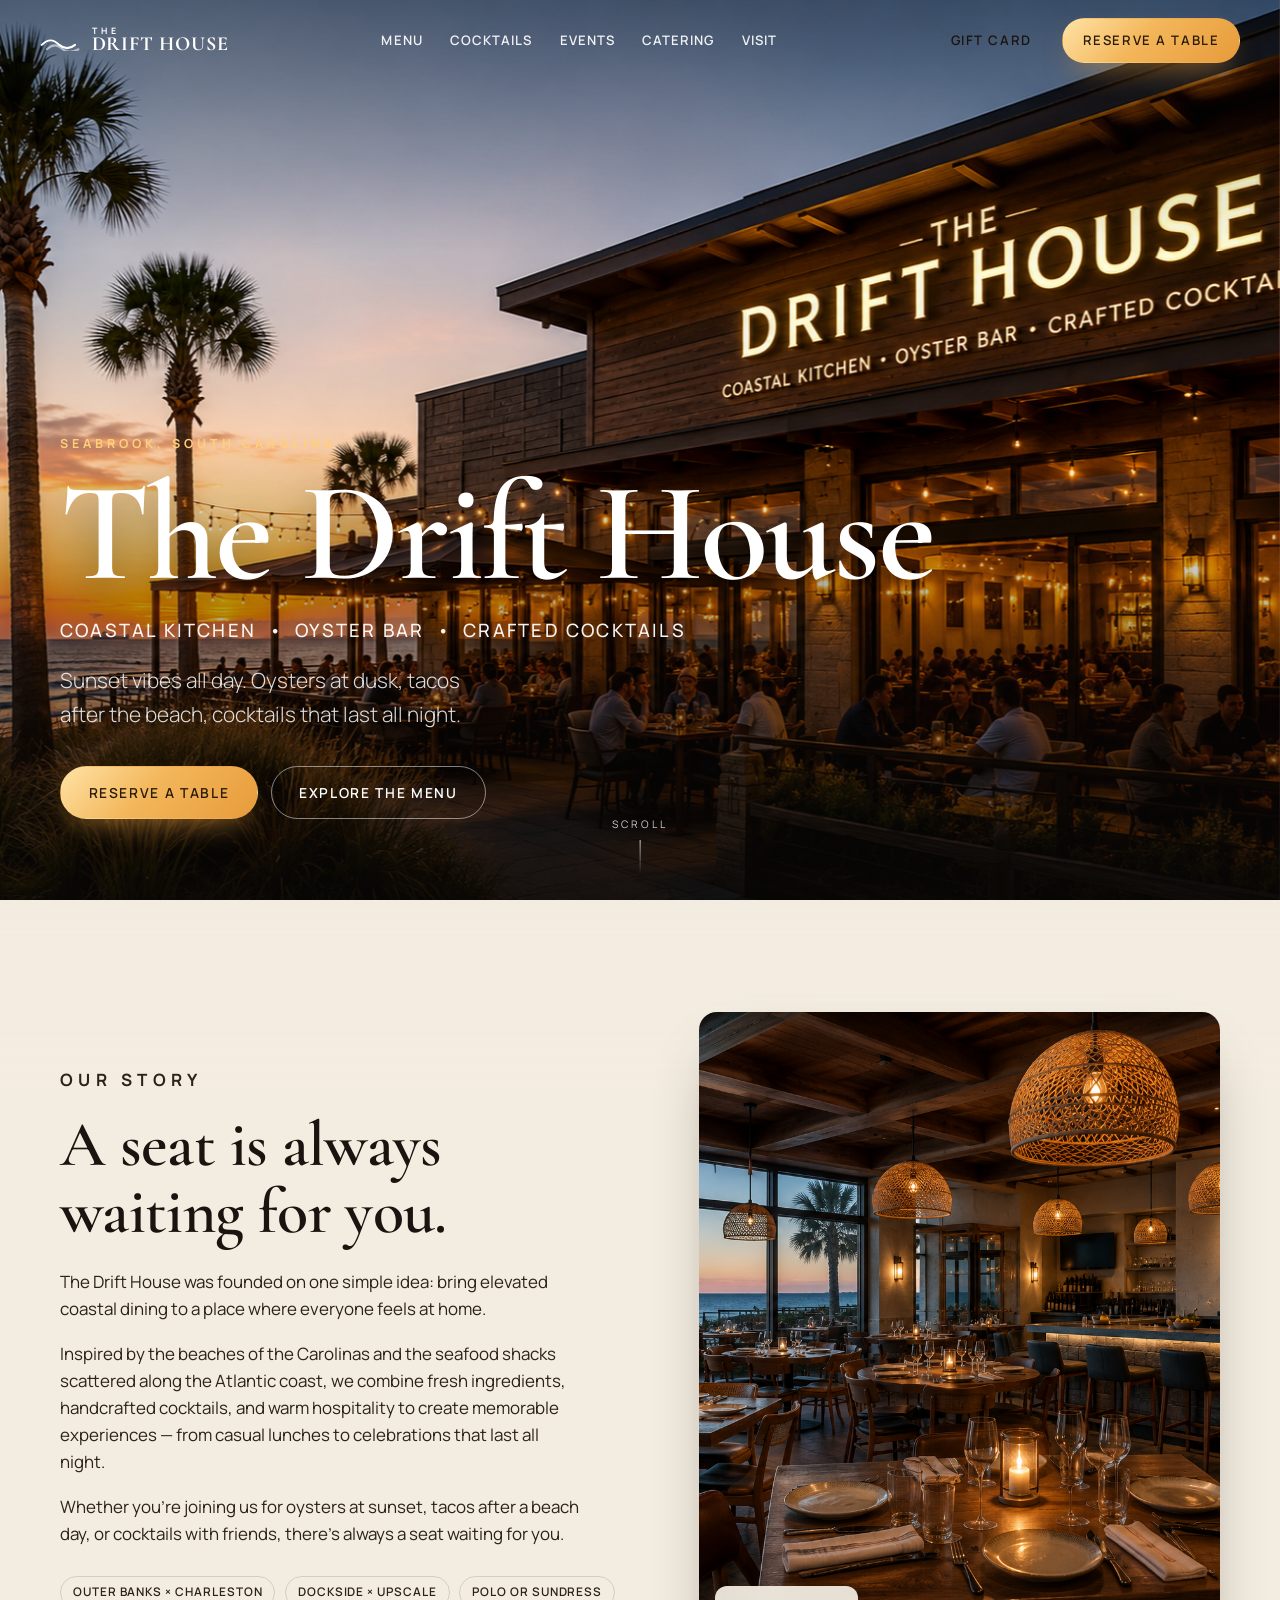
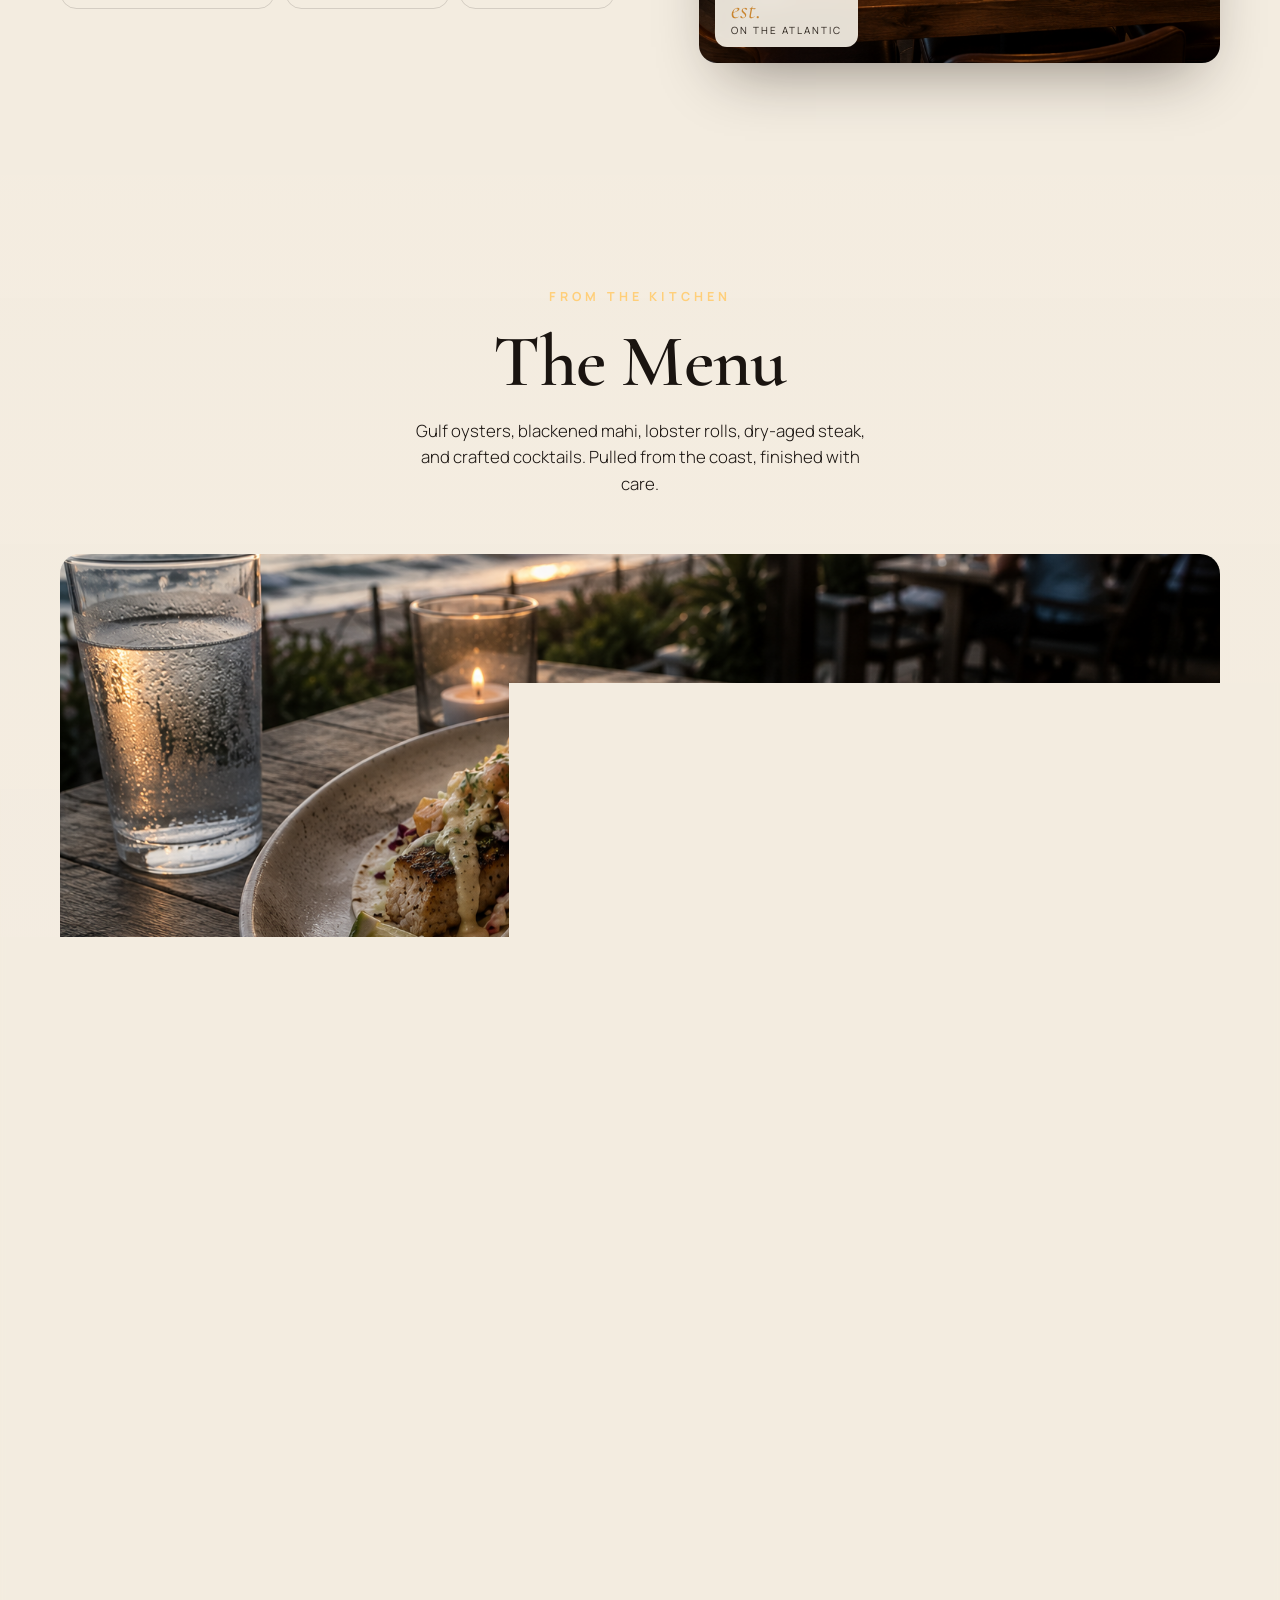
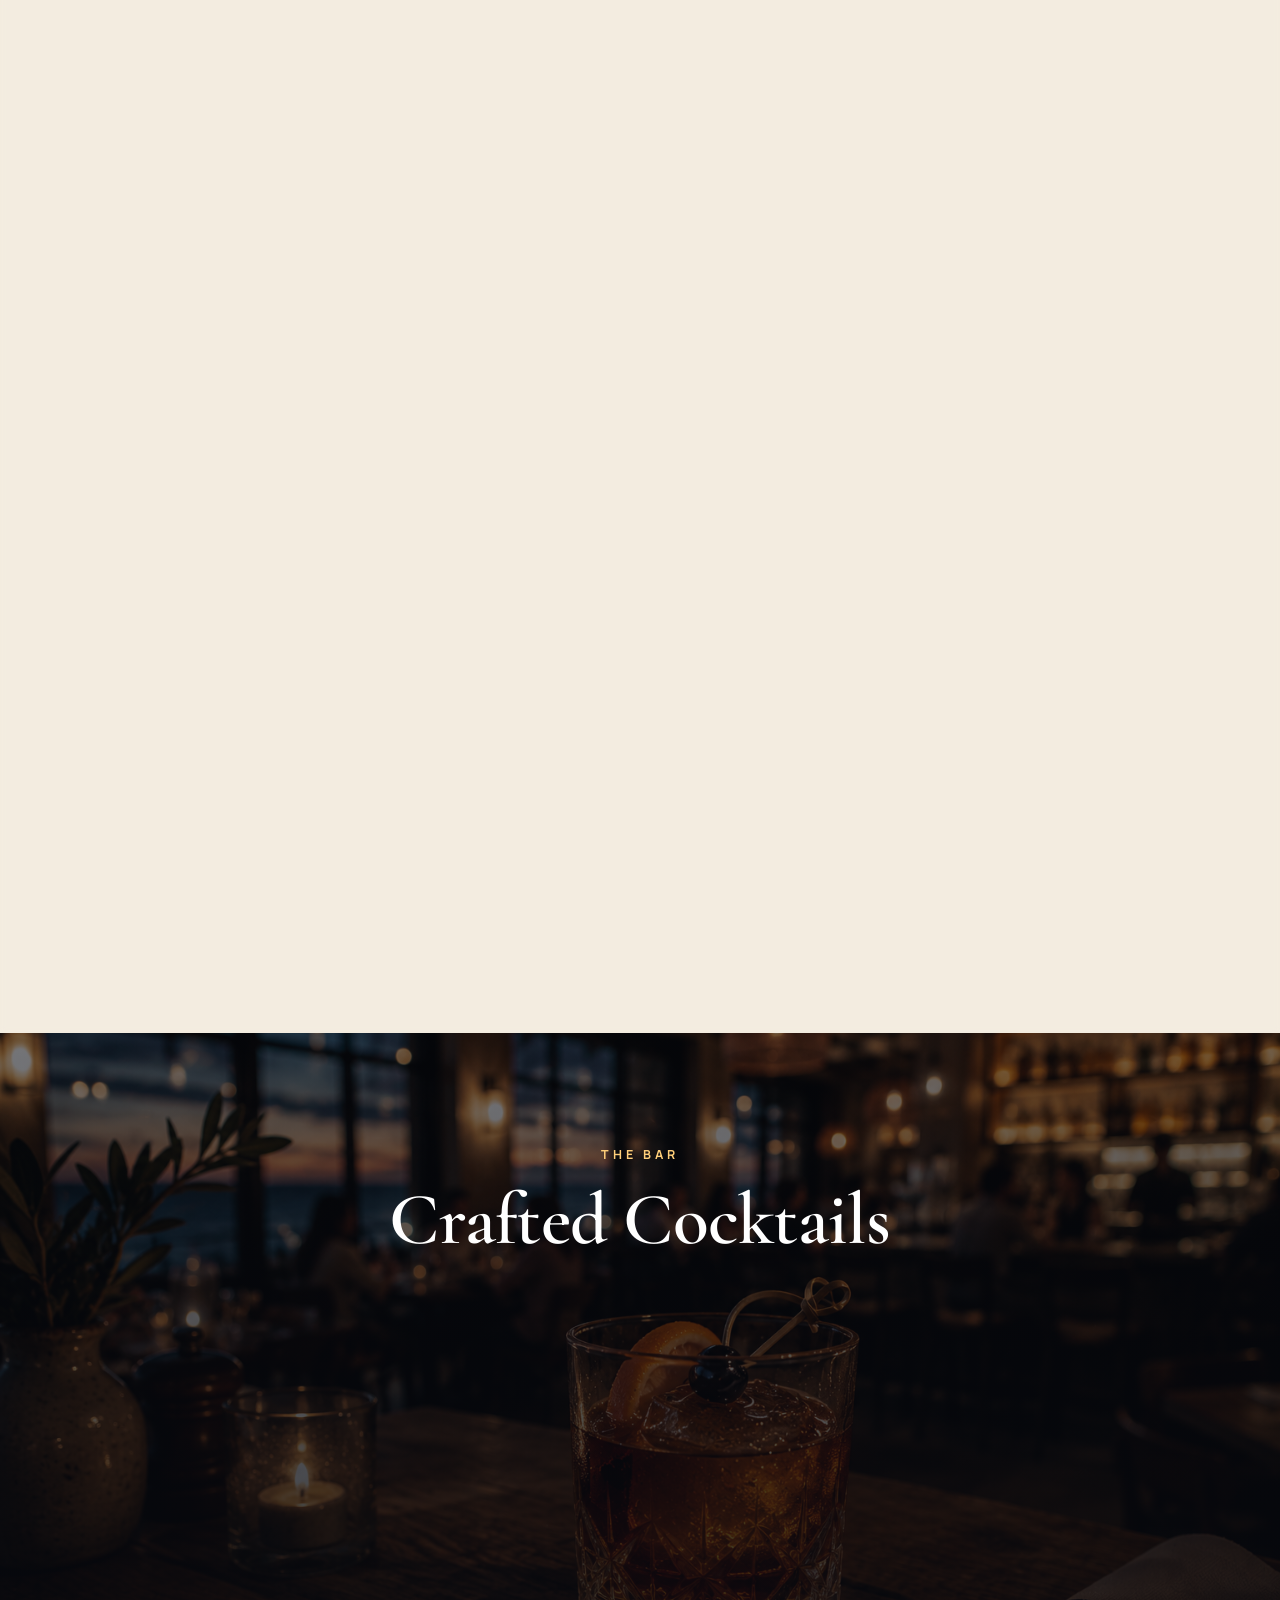
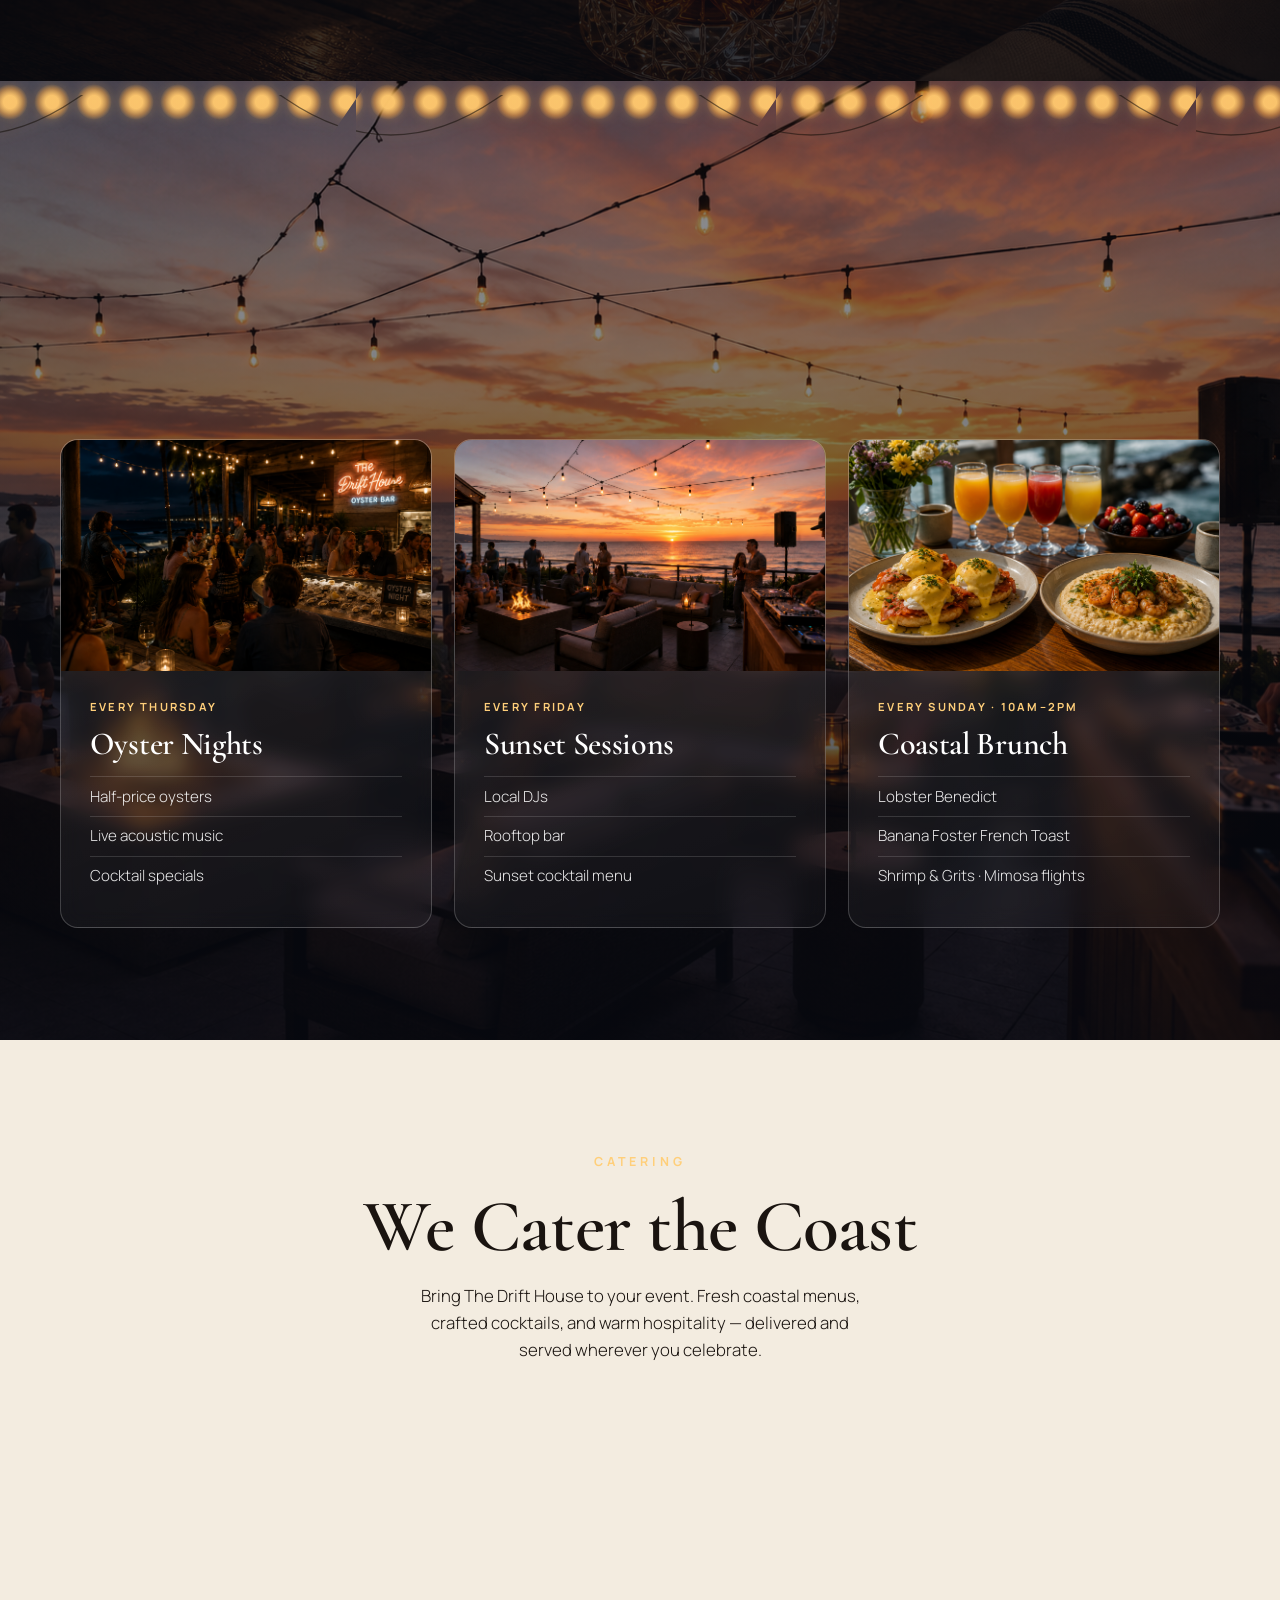
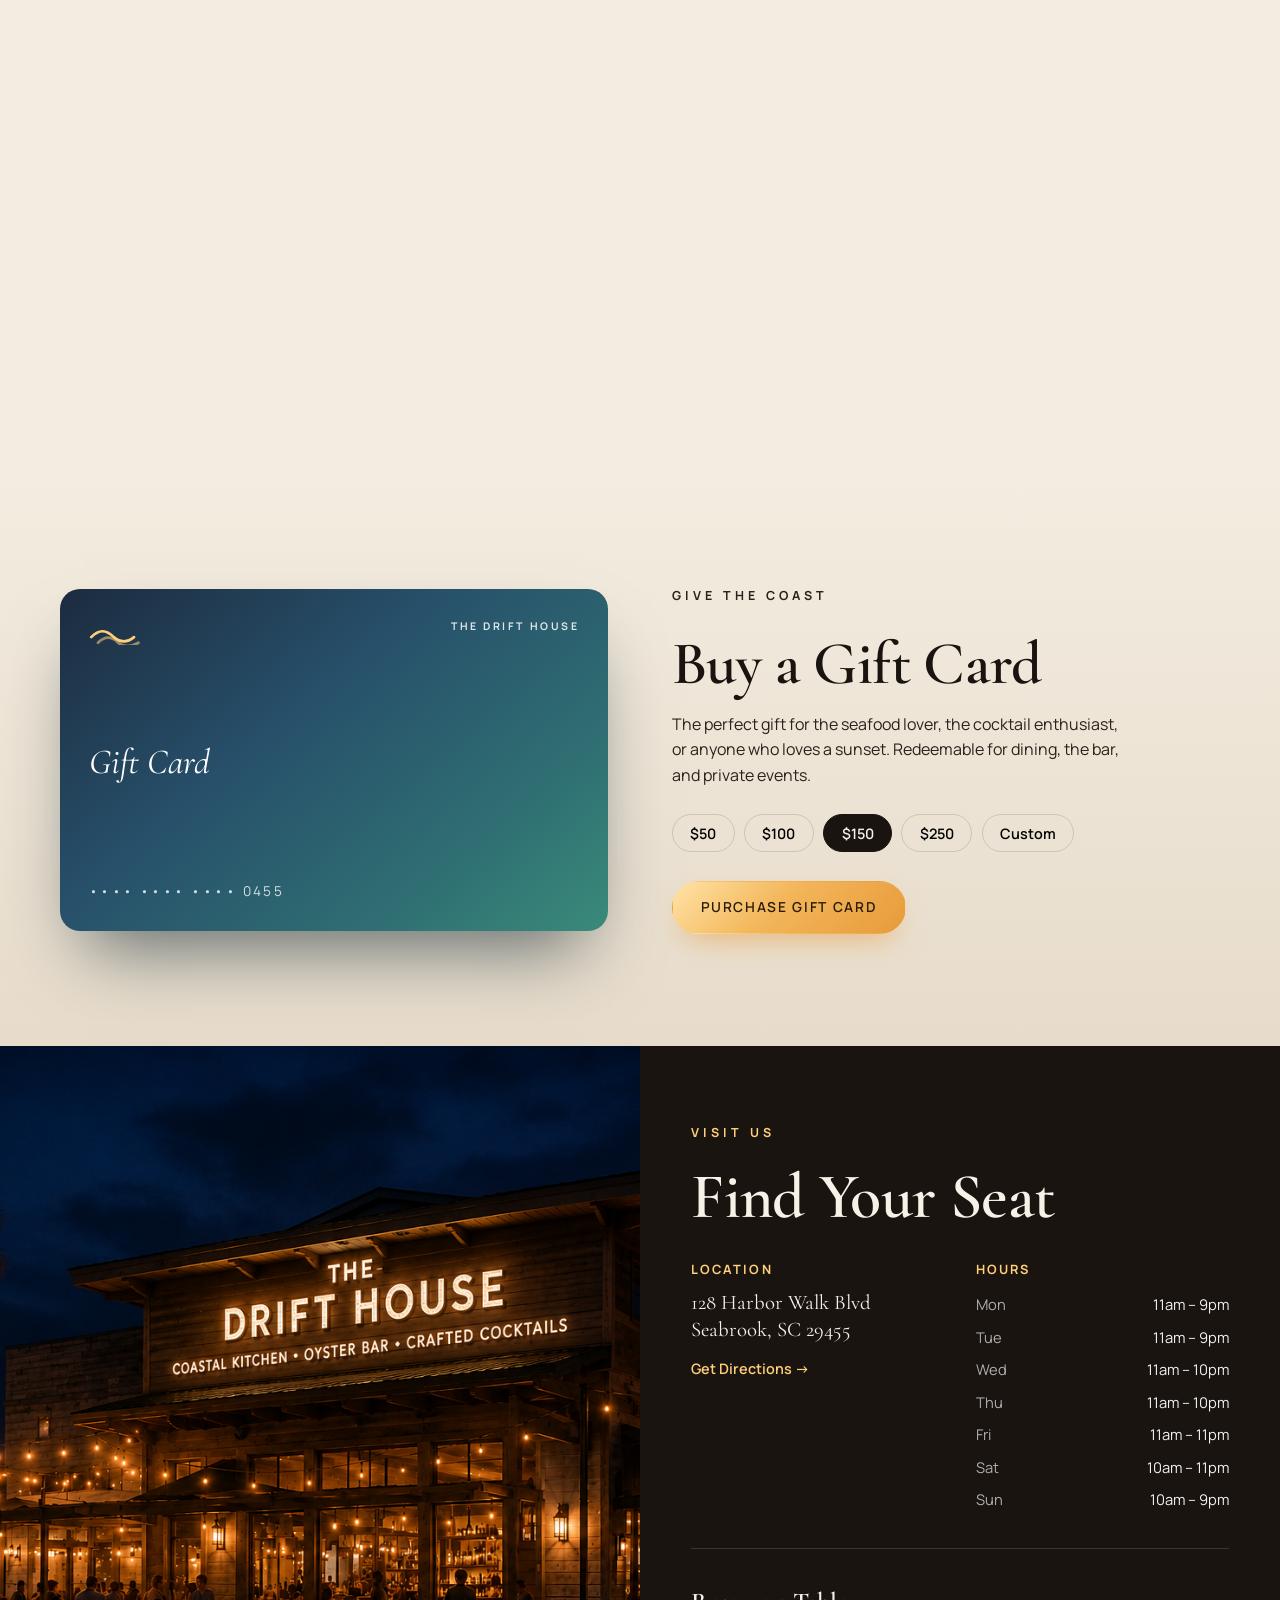
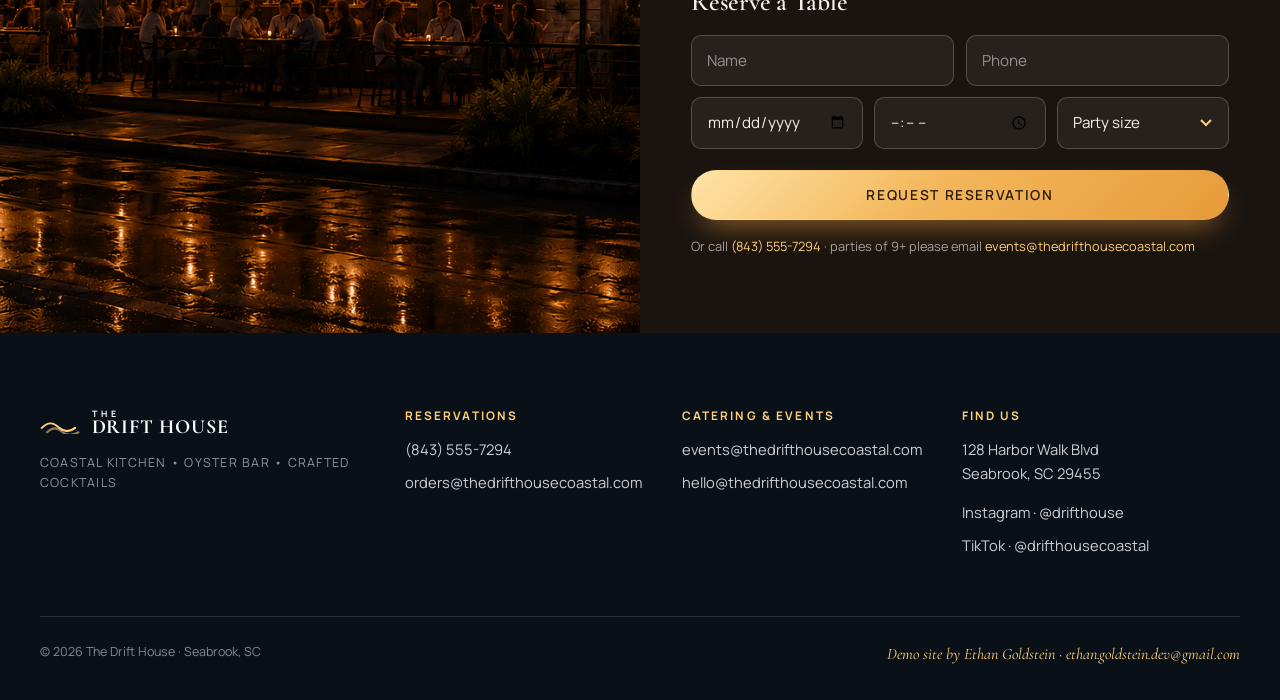
<file: index.html>
<!DOCTYPE html>
<html lang="en">
<head>
<meta charset="UTF-8" />
<meta name="viewport" content="width=device-width, initial-scale=1.0" />
<title>The Drift House · Coastal Kitchen · Oyster Bar · Crafted Cocktails</title>
<meta name="description" content="The Drift House — elevated coastal dining in Seabrook, SC. Oyster bar, fresh seafood, steaks, tacos, and crafted cocktails with sunset views all day." />
<link rel="preconnect" href="https://fonts.googleapis.com" />
<link rel="preconnect" href="https://fonts.gstatic.com" crossorigin />
<link href="https://fonts.googleapis.com/css2?family=Cormorant+Garamond:ital,wght@0,400;0,500;0,600;0,700;1,400&family=Manrope:wght@300;400;500;600;700;800&display=swap" rel="stylesheet" />
<link rel="stylesheet" href="styles.css" />
</head>
<body>

<!-- Scroll-driven sky: shifts from sunset to night as you scroll -->
<div class="sky" aria-hidden="true">
  <div class="sky-layer sky-day"></div>
  <div class="sky-layer sky-dusk"></div>
  <div class="sky-layer sky-night"></div>
  <div class="stars"></div>
</div>

<!-- NAV -->
<header class="nav" id="nav">
  <a href="#top" class="brand" aria-label="The Drift House home">
    <svg class="brand-mark" viewBox="0 0 48 24" aria-hidden="true">
      <path d="M2 17 C 9 10, 15 10, 22 17 C 28 22, 34 22, 40 17" />
      <path d="M8 22 C 14 16, 20 16, 26 22 C 31 26, 37 26, 44 22" opacity="0.55"/>
    </svg>
    <span class="brand-text">
      <span class="brand-the">THE</span>
      <span class="brand-name">DRIFT&nbsp;HOUSE</span>
    </span>
  </a>
  <nav class="nav-links" aria-label="Primary">
    <a href="#menu">Menu</a>
    <a href="#cocktails">Cocktails</a>
    <a href="#events">Events</a>
    <a href="#catering">Catering</a>
    <a href="#visit">Visit</a>
  </nav>
  <div class="nav-actions">
    <a href="#giftcard" class="btn btn-ghost">Gift Card</a>
    <a href="#reserve" class="btn btn-beacon">Reserve a Table</a>
  </div>
  <button class="nav-burger" id="navBurger" aria-label="Open menu"><span></span><span></span><span></span></button>
</header>

<!-- HERO -->
<section class="hero" id="top">
  <div class="hero-media">
    <img src="images/exterior-sunset.png" alt="The Drift House at sunset, oceanfront patio glowing with warm light" />
    <div class="hero-veil"></div>
  </div>
  <div class="hero-inner">
    <p class="eyebrow reveal">Seabrook, South Carolina</p>
    <h1 class="hero-title reveal">The Drift House</h1>
    <p class="hero-tag reveal">Coastal Kitchen&nbsp;&nbsp;•&nbsp;&nbsp;Oyster Bar&nbsp;&nbsp;•&nbsp;&nbsp;Crafted Cocktails</p>
    <p class="hero-sub reveal">Sunset vibes all day. Oysters at dusk, tacos after the beach, cocktails that last all night.</p>
    <div class="hero-cta reveal">
      <a href="#reserve" class="btn btn-beacon btn-lg">Reserve a Table</a>
      <a href="#menu" class="btn btn-line btn-lg">Explore the Menu</a>
    </div>
  </div>
  <a href="#about" class="scroll-cue" aria-label="Scroll down">
    <span>Scroll</span>
    <span class="scroll-cue-line"></span>
  </a>
</section>

<!-- ABOUT -->
<section class="about" id="about">
  <div class="about-grid">
    <div class="about-copy">
      <p class="eyebrow reveal">Our Story</p>
      <h2 class="reveal">A seat is always waiting for you.</h2>
      <p class="reveal">The Drift House was founded on one simple idea: bring elevated coastal dining to a place where everyone feels at home.</p>
      <p class="reveal">Inspired by the beaches of the Carolinas and the seafood shacks scattered along the Atlantic coast, we combine fresh ingredients, handcrafted cocktails, and warm hospitality to create memorable experiences — from casual lunches to celebrations that last all night.</p>
      <p class="reveal">Whether you're joining us for oysters at sunset, tacos after a beach day, or cocktails with friends, there's always a seat waiting for you.</p>
      <div class="about-tags reveal">
        <span>Outer Banks × Charleston</span>
        <span>Dockside × Upscale</span>
        <span>Polo or Sundress</span>
      </div>
    </div>
    <div class="about-media reveal">
      <img src="images/interior.png" alt="Warm wood-and-stone dining room with rattan pendants and ocean views" />
      <div class="about-media-badge">
        <span class="big">est.</span>
        <span class="small">on the Atlantic</span>
      </div>
    </div>
  </div>
</section>

<!-- MENU -->
<section class="menu" id="menu">
  <div class="section-head">
    <p class="eyebrow reveal">From the Kitchen</p>
    <h2 class="reveal">The Menu</h2>
    <p class="section-lead reveal">Gulf oysters, blackened mahi, lobster rolls, dry-aged steak, and crafted cocktails. Pulled from the coast, finished with care.</p>
  </div>

  <div class="menu-feature reveal">
    <div class="menu-feature-inner">
      <img src="images/tacos.png" alt="The Drift House signature coastal tacos with citrus slaw and fresh salsa" />
      <div class="menu-feature-cap">
        <p class="eyebrow">Signature Dish</p>
        <h3>Coastal Tacos, Three Ways</h3>
      </div>
    </div>
  </div>

  <div class="menu-grid">

    <div class="menu-group reveal">
      <h3 class="menu-cat">Raw Bar</h3>
      <div class="menu-item">
        <div class="mi-head"><span class="mi-name">East Coast Oysters</span><span class="mi-dots"></span><span class="mi-price">19 / 36</span></div>
        <p class="mi-desc">Half dozen or dozen · mignonette, cocktail, lemon</p>
      </div>
      <div class="menu-item">
        <div class="mi-head"><span class="mi-name">Charred Gulf Oysters</span><span class="mi-dots"></span><span class="mi-price">18</span></div>
        <p class="mi-desc">Wood-fired, garlic-herb butter, lemon</p>
      </div>
      <div class="menu-item">
        <div class="mi-head"><span class="mi-name">Jumbo Shrimp Cocktail</span><span class="mi-dots"></span><span class="mi-price">19</span></div>
        <p class="mi-desc">Chilled, house cocktail sauce, charred lemon</p>
      </div>
      <div class="menu-item">
        <div class="mi-head"><span class="mi-name">The Drift Tower</span><span class="mi-dots"></span><span class="mi-price">68</span></div>
        <p class="mi-desc">Oysters, shrimp, snow crab, ceviche — for the table</p>
      </div>
    </div>

    <div class="menu-group reveal">
      <h3 class="menu-cat">Starters</h3>
      <div class="menu-item">
        <div class="mi-head"><span class="mi-name">Crab Dip &amp; Toasted Sourdough</span><span class="mi-dots"></span><span class="mi-price">16</span></div>
        <p class="mi-desc">Warm lump crab, three cheeses, grilled sourdough</p>
      </div>
      <div class="menu-item">
        <div class="mi-head"><span class="mi-name">Crispy Calamari</span><span class="mi-dots"></span><span class="mi-price">17</span></div>
        <p class="mi-desc">Flash-fried, cherry peppers, charred lemon aioli</p>
      </div>
      <div class="menu-item">
        <div class="mi-head"><span class="mi-name">Truffle Parmesan Fries</span><span class="mi-dots"></span><span class="mi-price">12</span></div>
        <p class="mi-desc">Black truffle, aged parmesan, fresh herbs</p>
      </div>
      <div class="menu-item">
        <div class="mi-head"><span class="mi-name">She-Crab Soup</span><span class="mi-dots"></span><span class="mi-price">13</span></div>
        <p class="mi-desc">Low Country classic, sherry, lump crab</p>
      </div>
      <div class="menu-item">
        <div class="mi-head"><span class="mi-name">Steamed P.E.I. Mussels</span><span class="mi-dots"></span><span class="mi-price">18</span></div>
        <p class="mi-desc">White wine, garlic, chorizo, grilled bread</p>
      </div>
    </div>

    <div class="menu-group reveal">
      <h3 class="menu-cat">Tacos</h3>
      <p class="menu-note">Served as a trio with citrus slaw &amp; chips</p>
      <div class="menu-item">
        <div class="mi-head"><span class="mi-name">Blackened Mahi</span><span class="mi-dots"></span><span class="mi-price">24</span></div>
        <p class="mi-desc">Mango salsa, cabbage, lime crema</p>
      </div>
      <div class="menu-item">
        <div class="mi-head"><span class="mi-name">Baja Shrimp</span><span class="mi-dots"></span><span class="mi-price">22</span></div>
        <p class="mi-desc">Crispy shrimp, chipotle aioli, pickled onion</p>
      </div>
      <div class="menu-item">
        <div class="mi-head"><span class="mi-name">Carne Asada</span><span class="mi-dots"></span><span class="mi-price">23</span></div>
        <p class="mi-desc">Grilled steak, cotija, salsa verde</p>
      </div>
      <div class="menu-item">
        <div class="mi-head"><span class="mi-name">Crispy Avocado</span><span class="mi-dots"></span><span class="mi-price">19</span></div>
        <p class="mi-desc">Cornmeal-crusted avocado, corn, lime — veg</p>
      </div>
    </div>

    <div class="menu-group reveal">
      <h3 class="menu-cat">From the Sea</h3>
      <div class="menu-item">
        <div class="mi-head"><span class="mi-name">Lobster Roll</span><span class="mi-dots"></span><span class="mi-price">29</span></div>
        <p class="mi-desc">Buttered brioche, lemon aioli, Old Bay fries</p>
      </div>
      <div class="menu-item">
        <div class="mi-head"><span class="mi-name">Bourbon Glazed Salmon</span><span class="mi-dots"></span><span class="mi-price">33</span></div>
        <p class="mi-desc">Brown-butter bourbon glaze, charred broccolini</p>
      </div>
      <div class="menu-item">
        <div class="mi-head"><span class="mi-name">Shrimp &amp; Grits</span><span class="mi-dots"></span><span class="mi-price">28</span></div>
        <p class="mi-desc">Stone-ground grits, andouille, tomato gravy</p>
      </div>
      <div class="menu-item">
        <div class="mi-head"><span class="mi-name">Seared Sea Scallops</span><span class="mi-dots"></span><span class="mi-price">36</span></div>
        <p class="mi-desc">Sweet corn purée, pancetta, micro herbs</p>
      </div>
      <div class="menu-item">
        <div class="mi-head"><span class="mi-name">Low Country Boil</span><span class="mi-dots"></span><span class="mi-price">39</span></div>
        <p class="mi-desc">Shrimp, snow crab, sausage, corn, potatoes</p>
      </div>
    </div>

    <div class="menu-group reveal">
      <h3 class="menu-cat">From the Land</h3>
      <div class="menu-item">
        <div class="mi-head"><span class="mi-name">Ribeye &amp; Herb Butter</span><span class="mi-dots"></span><span class="mi-price">46</span></div>
        <p class="mi-desc">16oz dry-aged, smoked sea salt, herb butter</p>
      </div>
      <div class="menu-item">
        <div class="mi-head"><span class="mi-name">Filet Mignon</span><span class="mi-dots"></span><span class="mi-price">42</span></div>
        <p class="mi-desc">8oz center-cut, red wine demi, whipped potato</p>
      </div>
      <div class="menu-item">
        <div class="mi-head"><span class="mi-name">Half Roasted Chicken</span><span class="mi-dots"></span><span class="mi-price">27</span></div>
        <p class="mi-desc">Lemon-thyme jus, seasonal vegetables</p>
      </div>
      <div class="menu-item">
        <div class="mi-head"><span class="mi-name">The Drift Burger</span><span class="mi-dots"></span><span class="mi-price">19</span></div>
        <p class="mi-desc">Wagyu blend, aged cheddar, special sauce, fries</p>
      </div>
    </div>

    <div class="menu-group reveal">
      <h3 class="menu-cat">Sides</h3>
      <div class="menu-item">
        <div class="mi-head"><span class="mi-name">Old Bay Fries</span><span class="mi-dots"></span><span class="mi-price">7</span></div>
      </div>
      <div class="menu-item">
        <div class="mi-head"><span class="mi-name">Stone-Ground Grits</span><span class="mi-dots"></span><span class="mi-price">7</span></div>
      </div>
      <div class="menu-item">
        <div class="mi-head"><span class="mi-name">Charred Broccolini</span><span class="mi-dots"></span><span class="mi-price">9</span></div>
      </div>
      <div class="menu-item">
        <div class="mi-head"><span class="mi-name">Lobster Mac &amp; Cheese</span><span class="mi-dots"></span><span class="mi-price">14</span></div>
      </div>
      <div class="menu-item">
        <div class="mi-head"><span class="mi-name">Seasonal Garden Salad</span><span class="mi-dots"></span><span class="mi-price">8</span></div>
      </div>
    </div>

    <div class="menu-group reveal">
      <h3 class="menu-cat">Signature Cocktails</h3>
      <div class="menu-item">
        <div class="mi-head"><span class="mi-name">Harbor Mule</span><span class="mi-dots"></span><span class="mi-price">14</span></div>
        <p class="mi-desc">Vodka, fresh lime, ginger beer, mint</p>
      </div>
      <div class="menu-item">
        <div class="mi-head"><span class="mi-name">Sunset Sangria</span><span class="mi-dots"></span><span class="mi-price">13</span></div>
        <p class="mi-desc">Rosé, stone fruit, citrus, soda</p>
      </div>
      <div class="menu-item">
        <div class="mi-head"><span class="mi-name">Blackberry Old Fashioned</span><span class="mi-dots"></span><span class="mi-price">16</span></div>
        <p class="mi-desc">Bourbon, blackberry, bitters, smoked</p>
      </div>
      <div class="menu-item">
        <div class="mi-head"><span class="mi-name">Coconut Espresso Martini</span><span class="mi-dots"></span><span class="mi-price">15</span></div>
        <p class="mi-desc">Espresso, vanilla vodka, coconut cream</p>
      </div>
      <div class="menu-item">
        <div class="mi-head"><span class="mi-name">Painkiller</span><span class="mi-dots"></span><span class="mi-price">14</span></div>
        <p class="mi-desc">Rum, pineapple, coconut, orange, nutmeg</p>
      </div>
      <div class="menu-item">
        <div class="mi-head"><span class="mi-name">Salted Lime Margarita</span><span class="mi-dots"></span><span class="mi-price">13</span></div>
        <p class="mi-desc">Blanco tequila, lime, agave, sea salt</p>
      </div>
    </div>

    <div class="menu-group reveal">
      <h3 class="menu-cat">Wine, Beer &amp; Zero-Proof</h3>
      <div class="menu-item">
        <div class="mi-head"><span class="mi-name">Wines by the Glass</span><span class="mi-dots"></span><span class="mi-price">11+</span></div>
        <p class="mi-desc">Rotating red, white, rosé &amp; sparkling — ask your server</p>
      </div>
      <div class="menu-item">
        <div class="mi-head"><span class="mi-name">Draft &amp; Coastal Craft Beer</span><span class="mi-dots"></span><span class="mi-price">7+</span></div>
        <p class="mi-desc">Local lagers, IPAs &amp; seasonal pours on tap</p>
      </div>
      <div class="menu-item">
        <div class="mi-head"><span class="mi-name">Zero-Proof Coolers</span><span class="mi-dots"></span><span class="mi-price">9</span></div>
        <p class="mi-desc">Cucumber spritz, blackberry smash, virgin painkiller</p>
      </div>
    </div>

  </div>
</section>

<!-- COCKTAILS -->
<section class="cocktails" id="cocktails">
  <div class="cocktails-bg">
    <img src="images/cocktail.png" alt="" aria-hidden="true" />
  </div>
  <div class="section-head light">
    <p class="eyebrow reveal">The Bar</p>
    <h2 class="reveal">Crafted Cocktails</h2>
    <p class="section-lead reveal">Hand-shaken, coast-inspired, served until close.</p>
  </div>
  <div class="tilt-row">
    <article class="tilt-card reveal" data-tilt>
      <div class="tilt-inner">
        <span class="tilt-no">01</span>
        <h4>Harbor Mule</h4>
        <p>Vodka, fresh lime, ginger beer, mint</p>
        <span class="tilt-tag">House favorite</span>
      </div>
    </article>
    <article class="tilt-card reveal" data-tilt>
      <div class="tilt-inner">
        <span class="tilt-no">02</span>
        <h4>Sunset Sangria</h4>
        <p>Rosé, stone fruit, citrus, soda</p>
        <span class="tilt-tag">Patio pour</span>
      </div>
    </article>
    <article class="tilt-card reveal" data-tilt>
      <div class="tilt-inner">
        <span class="tilt-no">03</span>
        <h4>Blackberry Old Fashioned</h4>
        <p>Bourbon, blackberry, bitters, smoke</p>
        <span class="tilt-tag">Top shelf</span>
      </div>
    </article>
    <article class="tilt-card reveal" data-tilt>
      <div class="tilt-inner">
        <span class="tilt-no">04</span>
        <h4>Coconut Espresso Martini</h4>
        <p>Espresso, vanilla vodka, coconut</p>
        <span class="tilt-tag">Nightcap</span>
      </div>
    </article>
  </div>
</section>

<!-- EVENTS -->
<section class="events" id="events">
  <div class="events-bg">
    <img src="images/rooftop-sunset.png" alt="" aria-hidden="true" />
  </div>
  <div class="string-lights" aria-hidden="true"></div>
  <div class="section-head light">
    <p class="eyebrow reveal">After Dark</p>
    <h2 class="reveal">Events &amp; Nights</h2>
    <p class="section-lead reveal">The rooftop lights come on, the music starts, and the night unfolds.</p>
  </div>
  <div class="events-grid">
    <article class="event-card reveal">
      <div class="event-img"><img src="images/oyster-night.png" alt="Guests gathered under string lights for Oyster Nights at The Drift House" /></div>
      <span class="event-day">Every Thursday</span>
      <h3>Oyster Nights</h3>
      <ul>
        <li>Half-price oysters</li>
        <li>Live acoustic music</li>
        <li>Cocktail specials</li>
      </ul>
    </article>
    <article class="event-card reveal">
      <div class="event-img"><img src="images/rooftop-sunset.png" alt="Rooftop bar glowing at sunset during Sunset Sessions" /></div>
      <span class="event-day">Every Friday</span>
      <h3>Sunset Sessions</h3>
      <ul>
        <li>Local DJs</li>
        <li>Rooftop bar</li>
        <li>Sunset cocktail menu</li>
      </ul>
    </article>
    <article class="event-card reveal">
      <div class="event-img"><img src="images/brunch.png" alt="Sunday coastal brunch spread with mimosas and fresh plates" /></div>
      <span class="event-day">Every Sunday · 10am–2pm</span>
      <h3>Coastal Brunch</h3>
      <ul>
        <li>Lobster Benedict</li>
        <li>Banana Foster French Toast</li>
        <li>Shrimp &amp; Grits · Mimosa flights</li>
      </ul>
    </article>
  </div>
</section>

<!-- CATERING -->
<section class="catering" id="catering">
  <div class="section-head">
    <p class="eyebrow reveal">Catering</p>
    <h2 class="reveal">We Cater the Coast</h2>
    <p class="section-lead reveal">Bring The Drift House to your event. Fresh coastal menus, crafted cocktails, and warm hospitality — delivered and served wherever you celebrate.</p>
  </div>

  <div class="cater-types reveal">
    <span>Weddings</span>
    <span>Corporate Events</span>
    <span>Birthday Parties</span>
    <span>Rehearsal Dinners</span>
    <span>Holiday Parties</span>
    <span>Showers &amp; Reunions</span>
  </div>

  <div class="pkg-row">
    <article class="pkg reveal">
      <h3>Harbor Package</h3>
      <p class="pkg-price">from <strong>$28</strong>/person</p>
      <ul>
        <li>Build-your-own taco bar</li>
        <li>Seasonal salads</li>
        <li>Dessert trays</li>
      </ul>
      <a href="#reserve" class="btn btn-line">Inquire</a>
    </article>
    <article class="pkg pkg-featured reveal">
      <span class="pkg-flag">Most Popular</span>
      <h3>Coastal Feast</h3>
      <p class="pkg-price">from <strong>$65</strong>/person</p>
      <ul>
        <li>Raw-bar oysters</li>
        <li>Grilled salmon</li>
        <li>Prime rib carving station</li>
        <li>Signature cocktails</li>
      </ul>
      <a href="#reserve" class="btn btn-beacon">Inquire</a>
    </article>
    <article class="pkg reveal">
      <h3>Full-Service Catering</h3>
      <p class="pkg-price"><strong>Up to 180</strong> guests</p>
      <ul>
        <li>On-site or at your venue</li>
        <li>Fully custom menu</li>
        <li>Dedicated event coordinator &amp; staff</li>
      </ul>
      <a href="#reserve" class="btn btn-line">Inquire</a>
    </article>
  </div>

  <p class="cater-foot reveal">Ready to plan? Email <a href="mailto:events@thedrifthousecoastal.com">events@thedrifthousecoastal.com</a> and our catering team will build a custom proposal.</p>
</section>

<!-- GIFT CARD -->
<section class="giftcard" id="giftcard">
  <div class="gift-inner">
    <div class="gift-card-visual reveal" data-tilt>
      <div class="gift-card-face">
        <div class="gift-shine"></div>
        <svg class="gift-mark" viewBox="0 0 48 24" aria-hidden="true">
          <path d="M2 17 C 9 10, 15 10, 22 17 C 28 22, 34 22, 40 17" />
          <path d="M8 22 C 14 16, 20 16, 26 22 C 31 26, 37 26, 44 22" opacity="0.55"/>
        </svg>
        <span class="gift-brand">THE DRIFT HOUSE</span>
        <span class="gift-amount">Gift Card</span>
        <span class="gift-no">•••• •••• •••• 0455</span>
      </div>
    </div>
    <div class="gift-copy reveal">
      <p class="eyebrow">Give the Coast</p>
      <h2>Buy a Gift Card</h2>
      <p>The perfect gift for the seafood lover, the cocktail enthusiast, or anyone who loves a sunset. Redeemable for dining, the bar, and private events.</p>
      <div class="gift-amounts">
        <button class="chip">$50</button>
        <button class="chip">$100</button>
        <button class="chip chip-on">$150</button>
        <button class="chip">$250</button>
        <button class="chip">Custom</button>
      </div>
      <a href="#reserve" class="btn btn-beacon btn-lg">Purchase Gift Card</a>
    </div>
  </div>
</section>

<!-- VISIT / RESERVE -->
<section class="visit" id="visit">
  <div class="visit-media reveal">
    <img src="images/exterior-night.png" alt="The Drift House at night, glowing warmly under string lights" />
  </div>
  <div class="visit-info" id="reserve">
    <p class="eyebrow reveal">Visit Us</p>
    <h2 class="reveal">Find Your Seat</h2>

    <div class="visit-cols">
      <div class="reveal">
        <h4>Location</h4>
        <p class="visit-addr">128 Harbor Walk Blvd<br/>Seabrook, SC 29455</p>
        <a class="visit-link" href="https://maps.google.com/?q=128+Harbor+Walk+Blvd+Seabrook+SC+29455" target="_blank" rel="noopener">Get Directions →</a>
      </div>
      <div class="reveal">
        <h4>Hours</h4>
        <table class="hours">
          <tr><td>Mon</td><td>11am – 9pm</td></tr>
          <tr><td>Tue</td><td>11am – 9pm</td></tr>
          <tr><td>Wed</td><td>11am – 10pm</td></tr>
          <tr><td>Thu</td><td>11am – 10pm</td></tr>
          <tr><td>Fri</td><td>11am – 11pm</td></tr>
          <tr><td>Sat</td><td>10am – 11pm</td></tr>
          <tr><td>Sun</td><td>10am – 9pm</td></tr>
        </table>
      </div>
    </div>

    <form class="reserve-form reveal" id="reserveForm" novalidate>
      <h4>Reserve a Table</h4>
      <div class="form-row">
        <input type="text" name="name" placeholder="Name" required />
        <input type="tel" name="phone" placeholder="Phone" required />
      </div>
      <div class="form-row">
        <input type="date" name="date" required />
        <input type="time" name="time" required />
        <select name="party" required>
          <option value="">Party size</option>
          <option>1</option><option>2</option><option>3</option><option>4</option>
          <option>5</option><option>6</option><option>7</option><option>8+</option>
        </select>
      </div>
      <button type="submit" class="btn btn-beacon btn-lg btn-block">Request Reservation</button>
      <p class="form-note" id="formNote" hidden>Thanks! We'll confirm your table by text shortly. 🌊</p>
      <p class="form-tiny">Or call <a href="tel:+18435557294">(843) 555-7294</a> · parties of 9+ please email <a href="mailto:events@thedrifthousecoastal.com">events@thedrifthousecoastal.com</a></p>
    </form>
  </div>
</section>

<!-- FOOTER -->
<footer class="footer" id="contact">
  <div class="footer-grid">
    <div class="footer-brand">
      <a href="#top" class="brand">
        <svg class="brand-mark" viewBox="0 0 48 24" aria-hidden="true">
          <path d="M2 17 C 9 10, 15 10, 22 17 C 28 22, 34 22, 40 17" />
          <path d="M8 22 C 14 16, 20 16, 26 22 C 31 26, 37 26, 44 22" opacity="0.55"/>
        </svg>
        <span class="brand-text">
          <span class="brand-the">THE</span>
          <span class="brand-name">DRIFT&nbsp;HOUSE</span>
        </span>
      </a>
      <p class="footer-tag">Coastal Kitchen • Oyster Bar • Crafted Cocktails</p>
    </div>
    <div class="footer-col">
      <h5>Reservations</h5>
      <a href="tel:+18435557294">(843) 555-7294</a>
      <a href="mailto:orders@thedrifthousecoastal.com">orders@thedrifthousecoastal.com</a>
    </div>
    <div class="footer-col">
      <h5>Catering &amp; Events</h5>
      <a href="mailto:events@thedrifthousecoastal.com">events@thedrifthousecoastal.com</a>
      <a href="mailto:hello@thedrifthousecoastal.com">hello@thedrifthousecoastal.com</a>
    </div>
    <div class="footer-col">
      <h5>Find Us</h5>
      <a href="https://maps.google.com/?q=128+Harbor+Walk+Blvd+Seabrook+SC+29455" target="_blank" rel="noopener">128 Harbor Walk Blvd<br/>Seabrook, SC 29455</a>
      <div class="socials">
        <a href="#" aria-label="Instagram">Instagram · @drifthouse</a>
        <a href="#" aria-label="TikTok">TikTok · @drifthousecoastal</a>
      </div>
    </div>
  </div>
  <div class="footer-base">
    <span>© 2026 The Drift House · Seabrook, SC</span>
    <span class="footer-credit">Demo site by Ethan Goldstein · <a href="mailto:ethan.goldstein.dev@gmail.com" style="color:inherit">ethan.goldstein.dev@gmail.com</a></span>
  </div>
</footer>

<script src="script.js"></script>
</body>
</html>
</file>
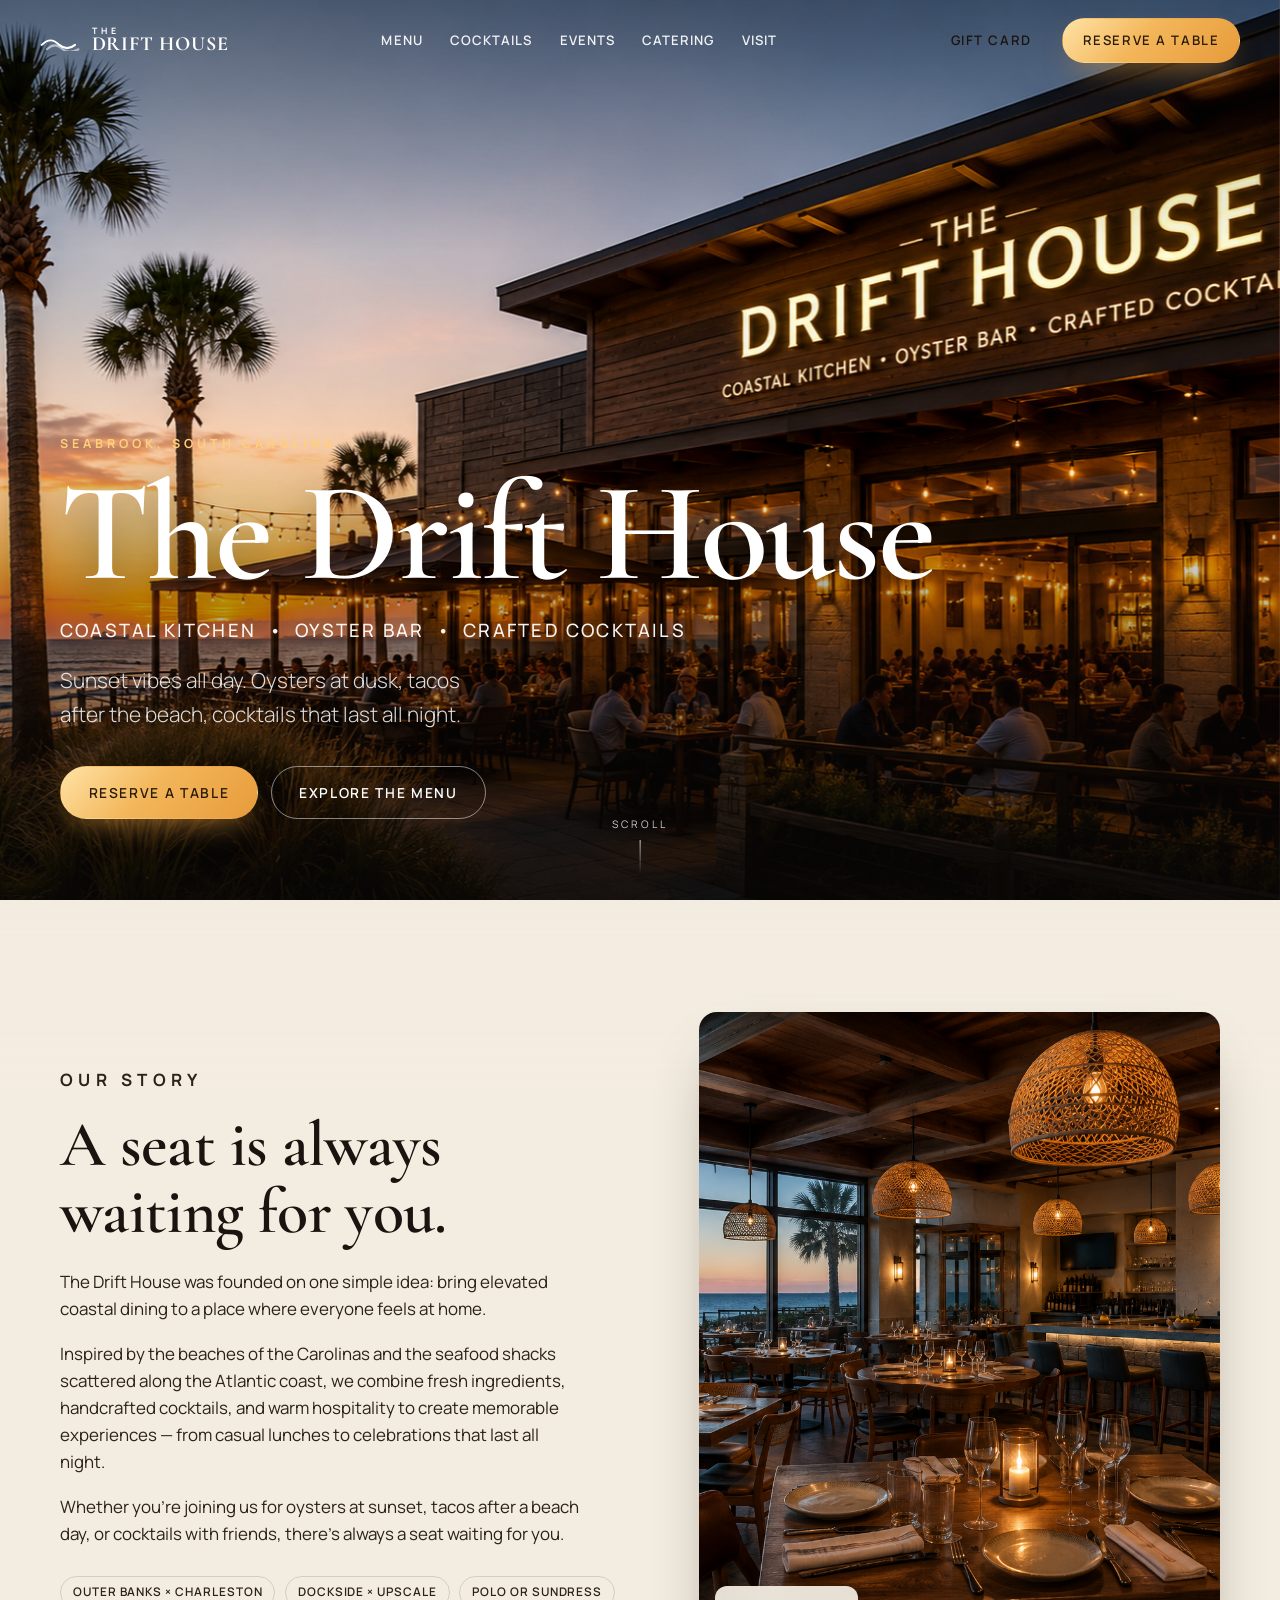
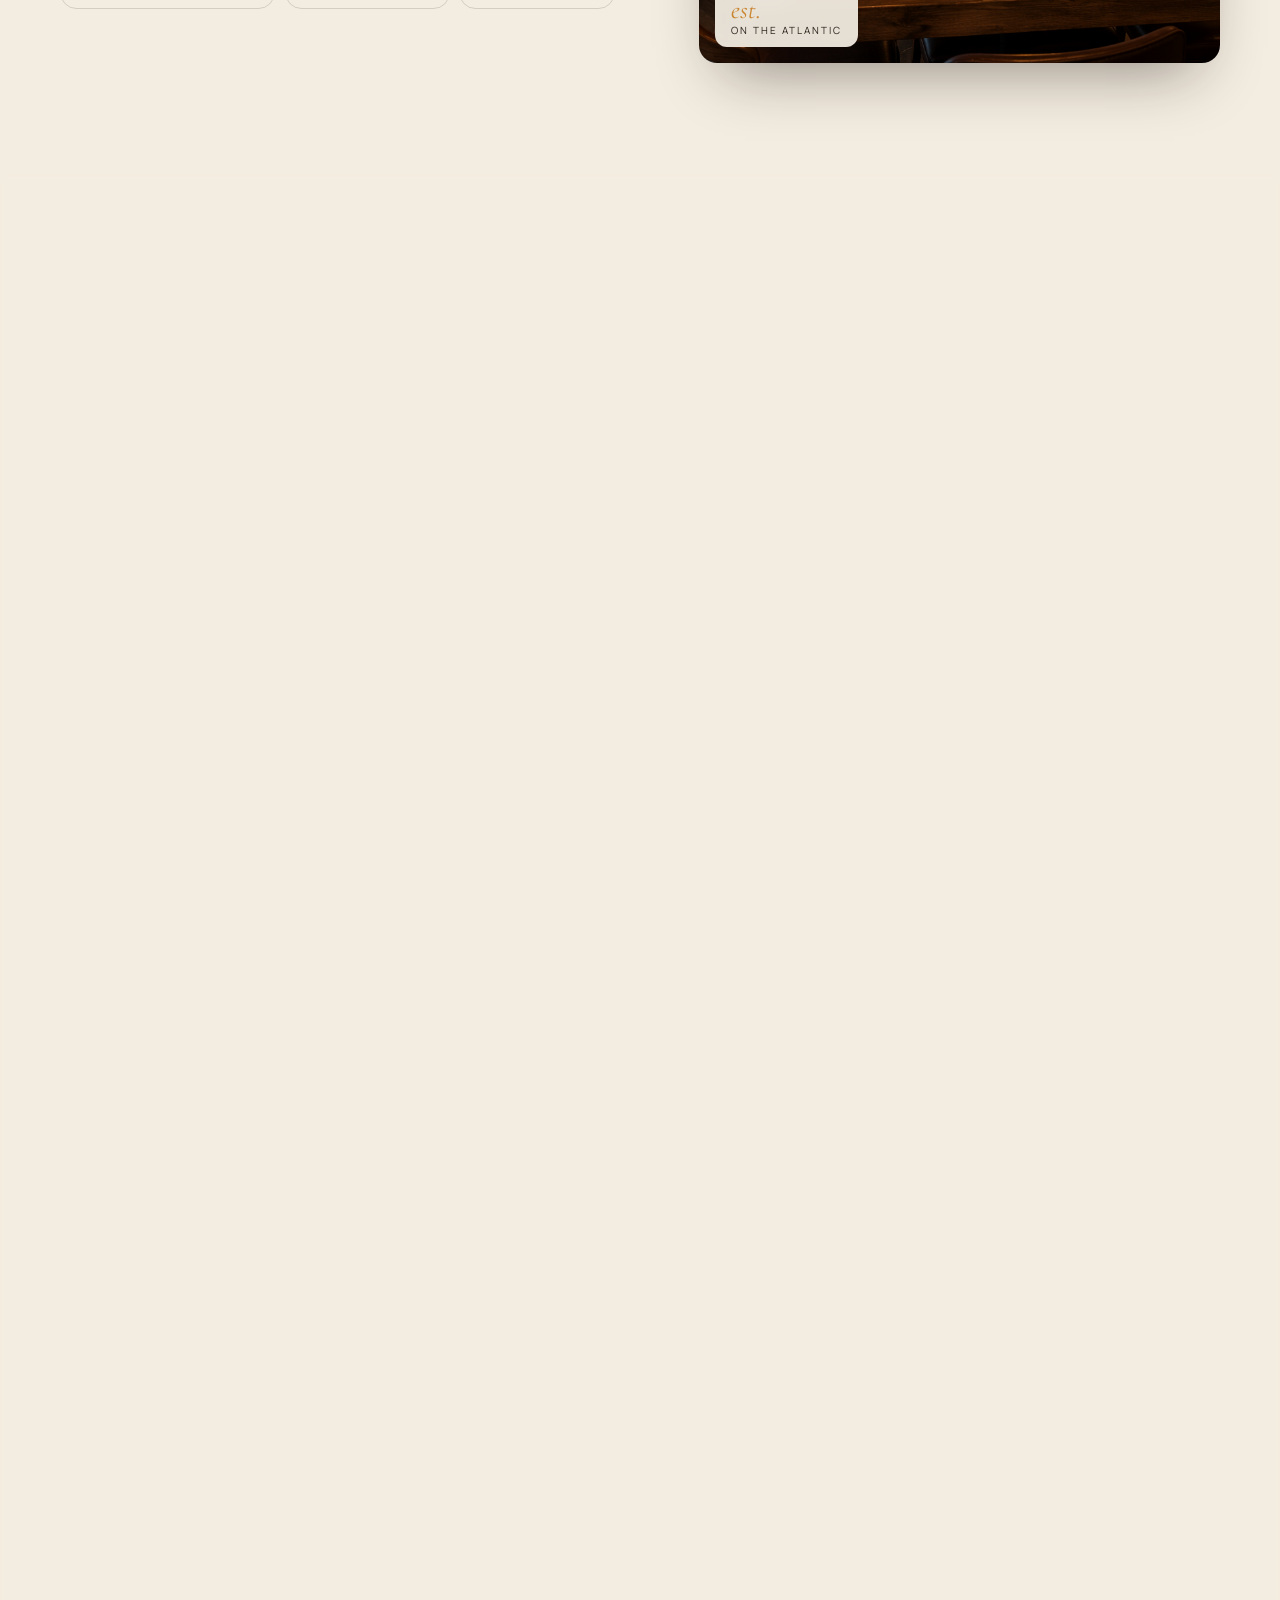
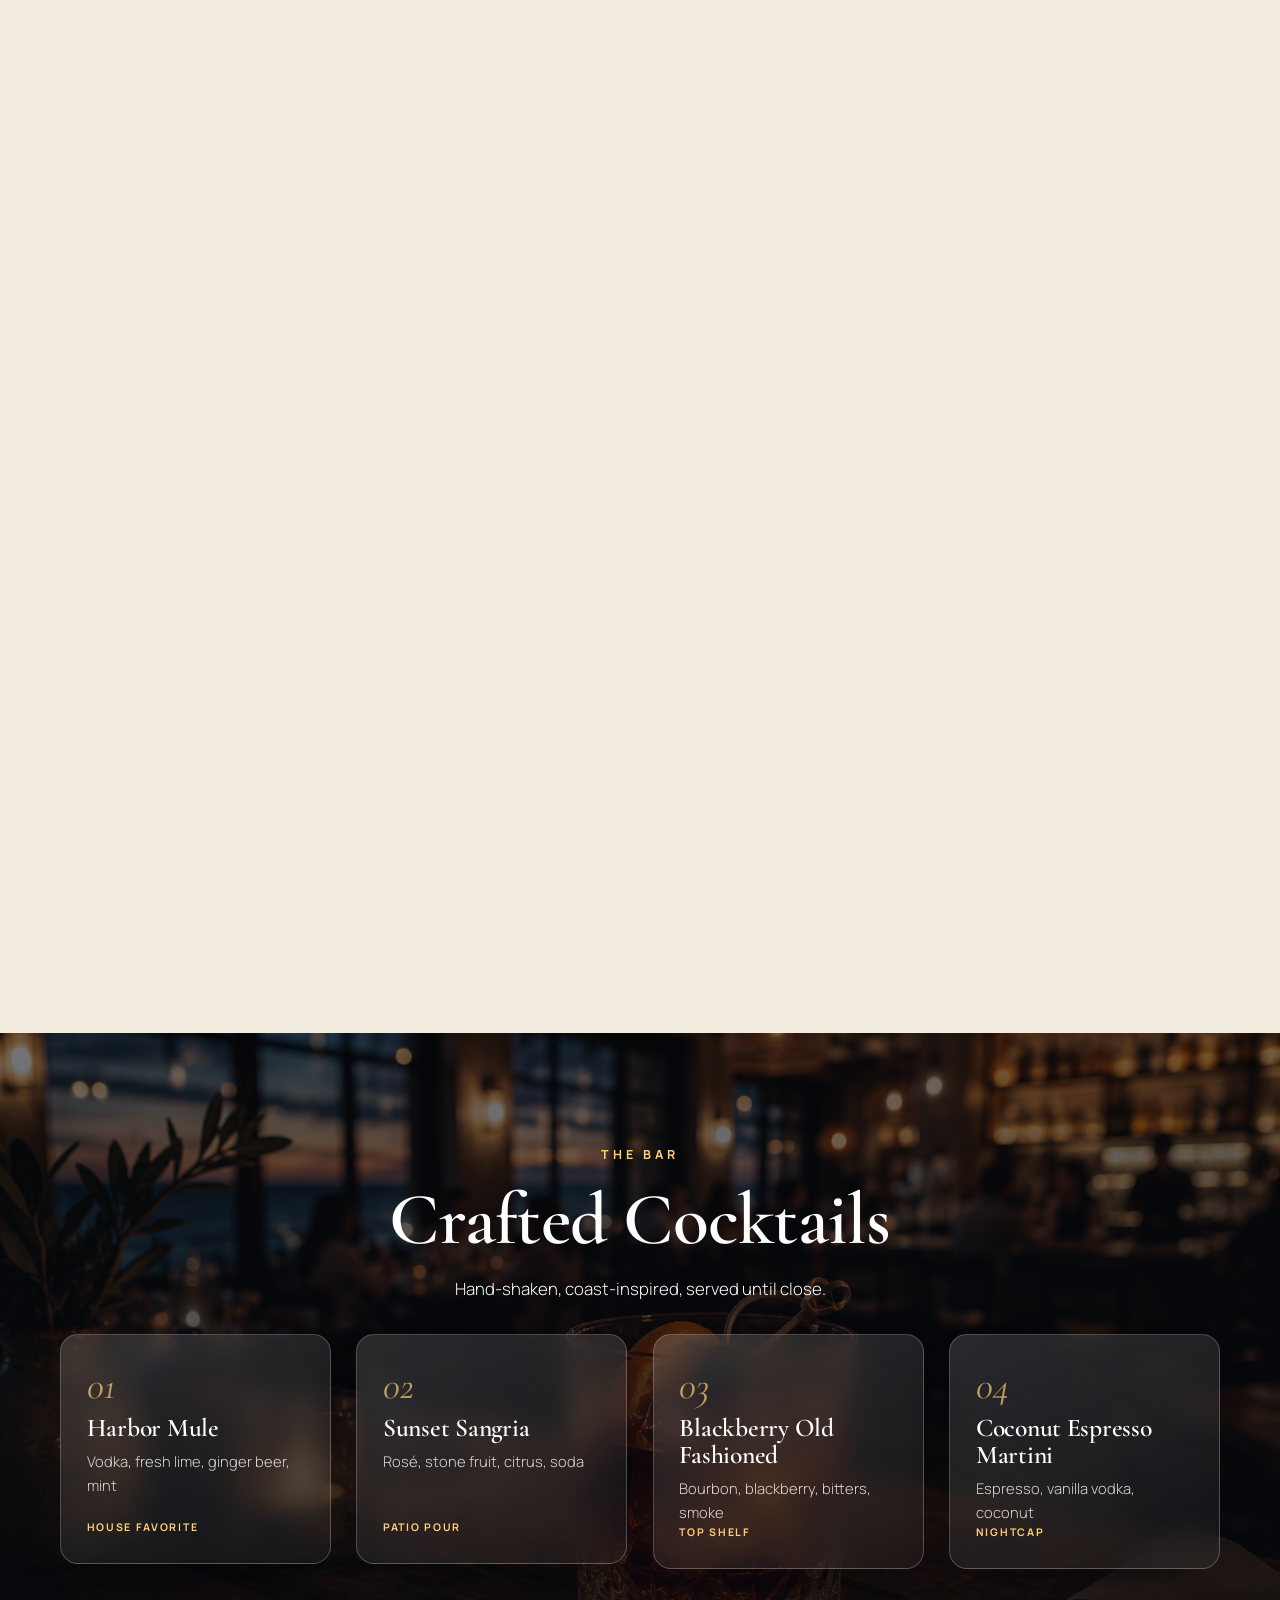
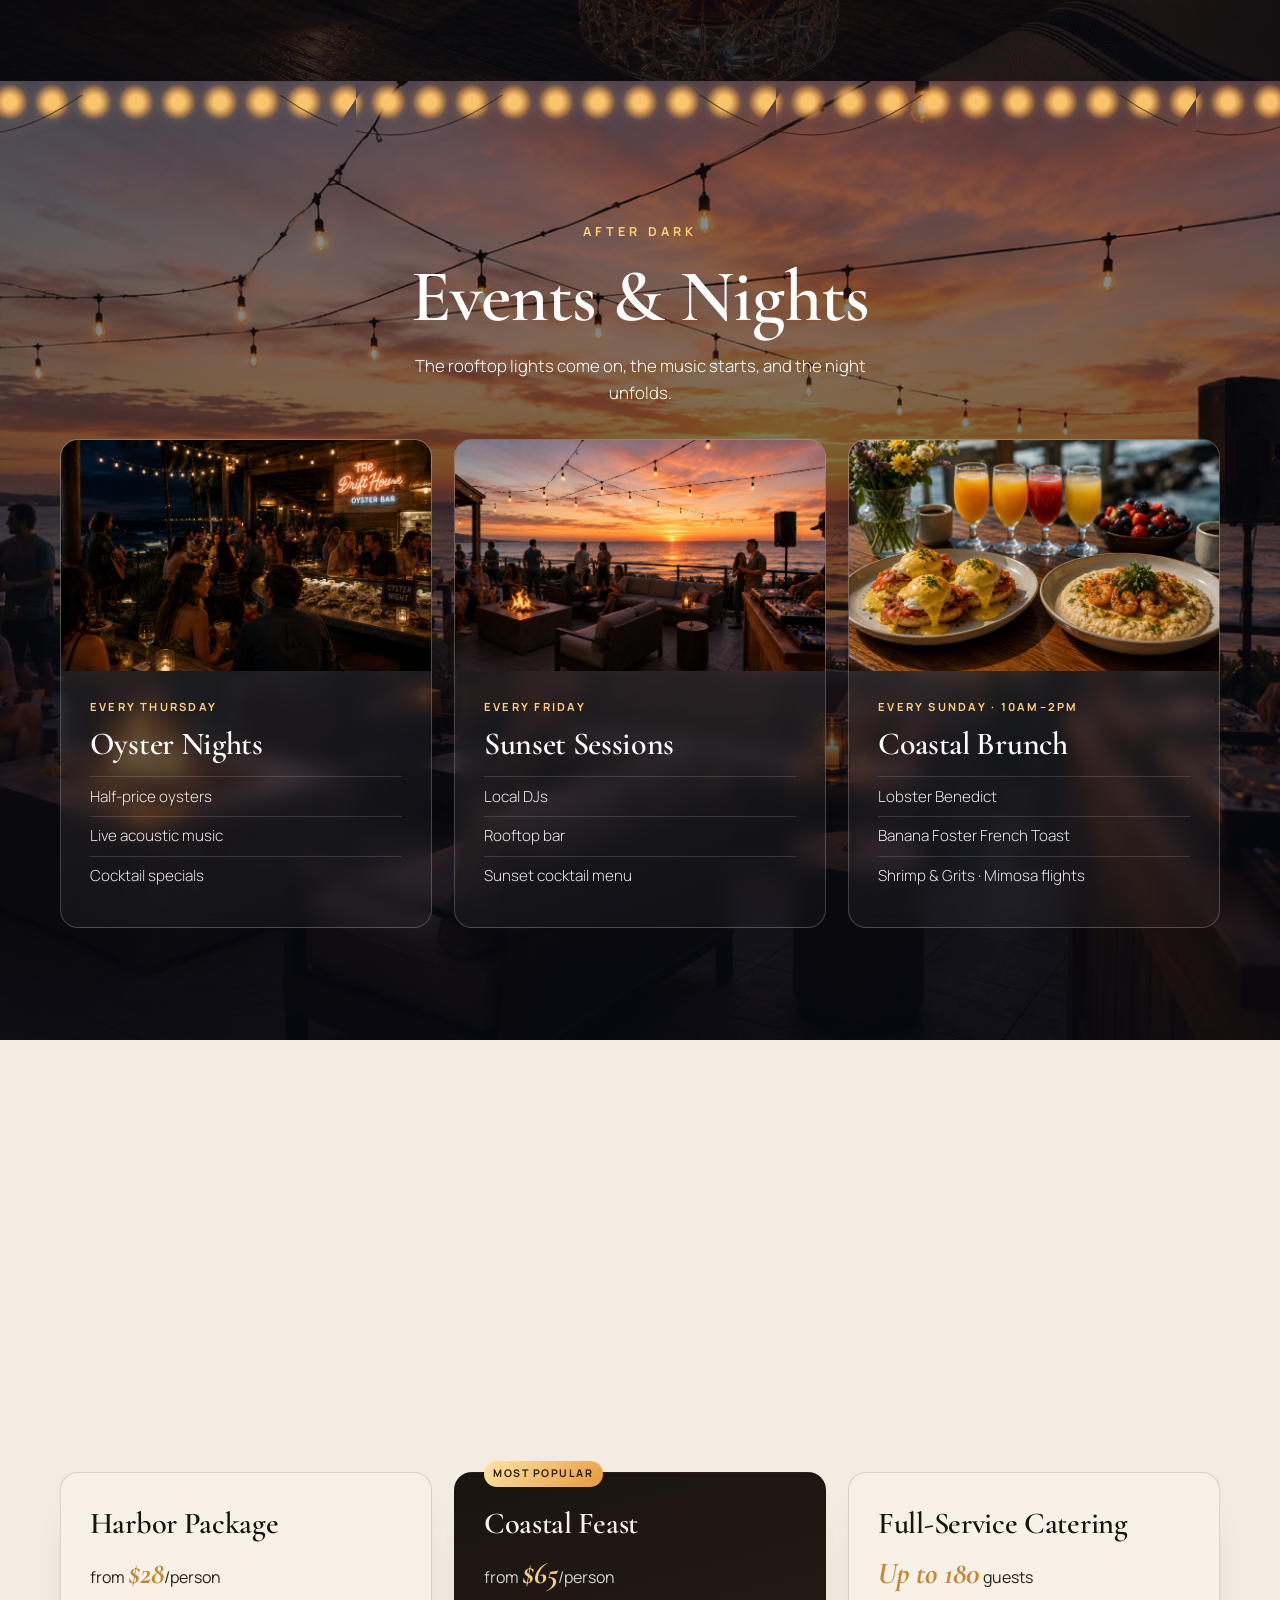
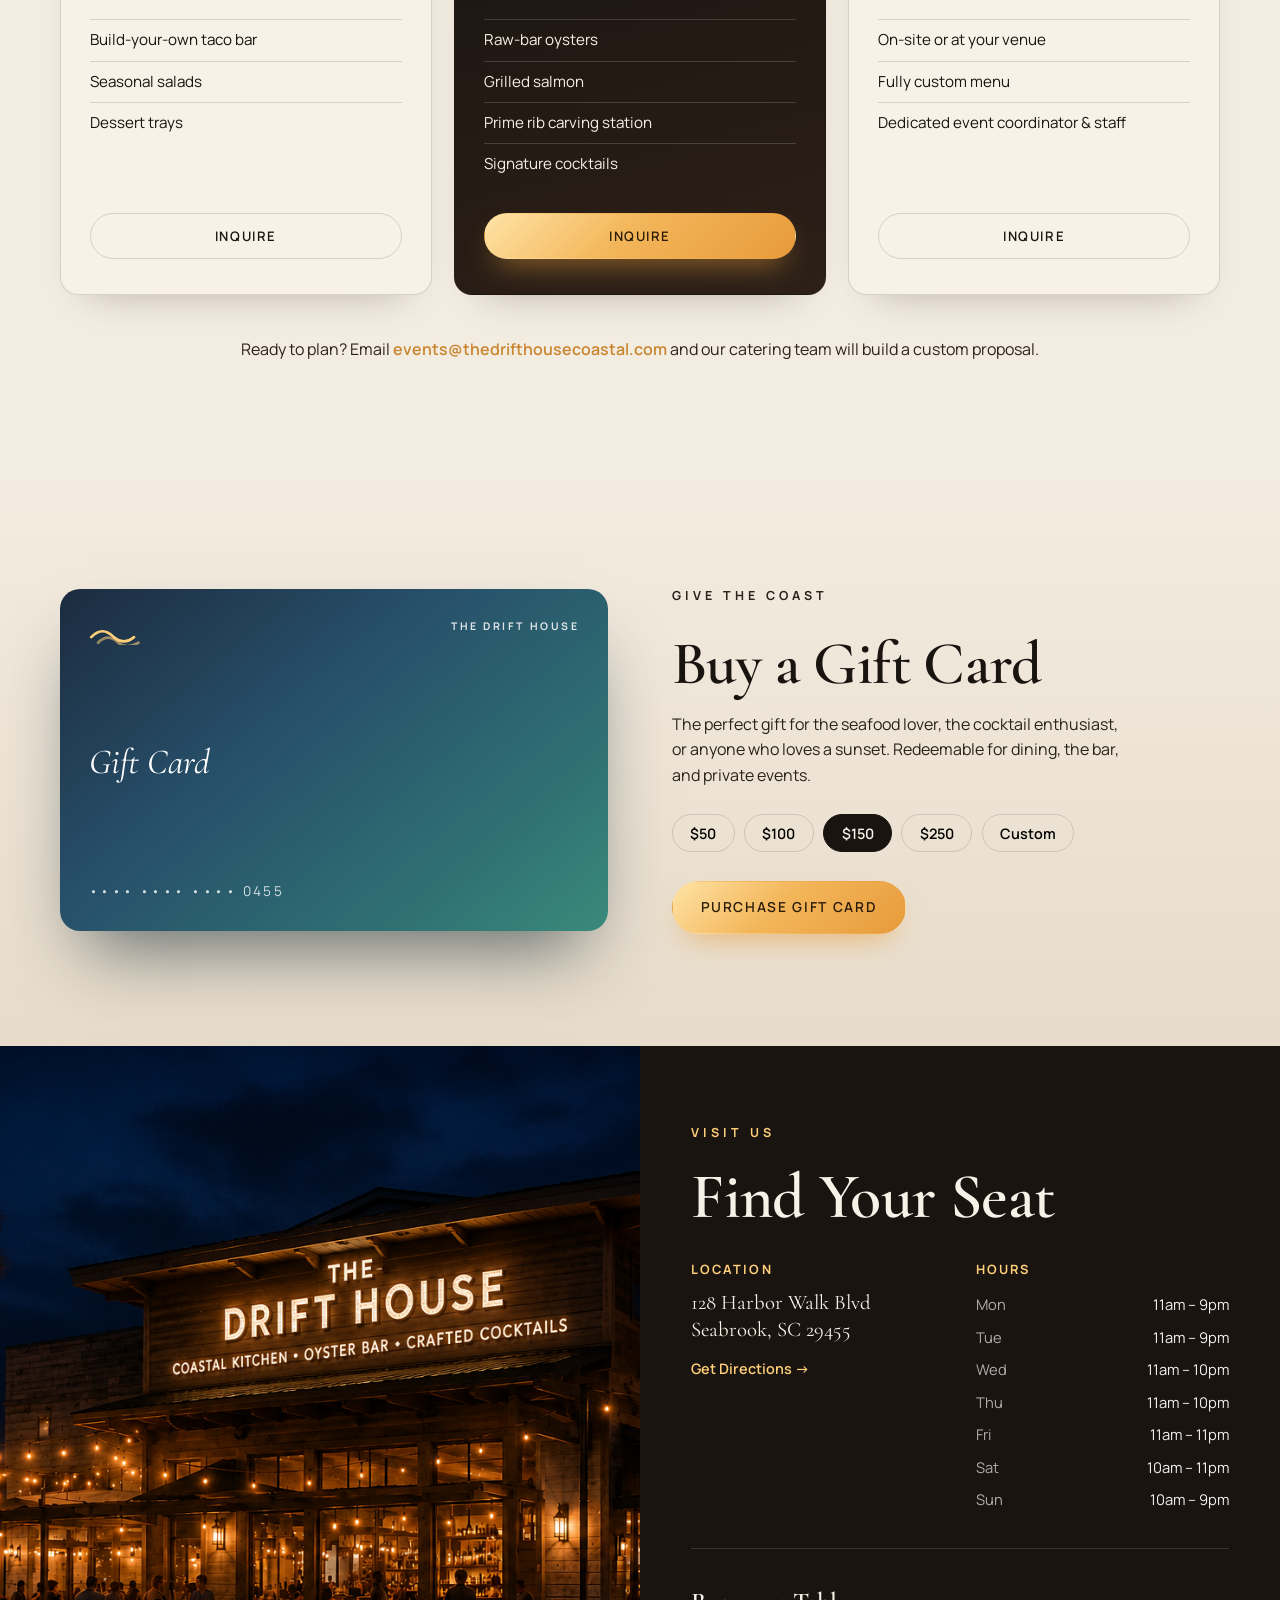
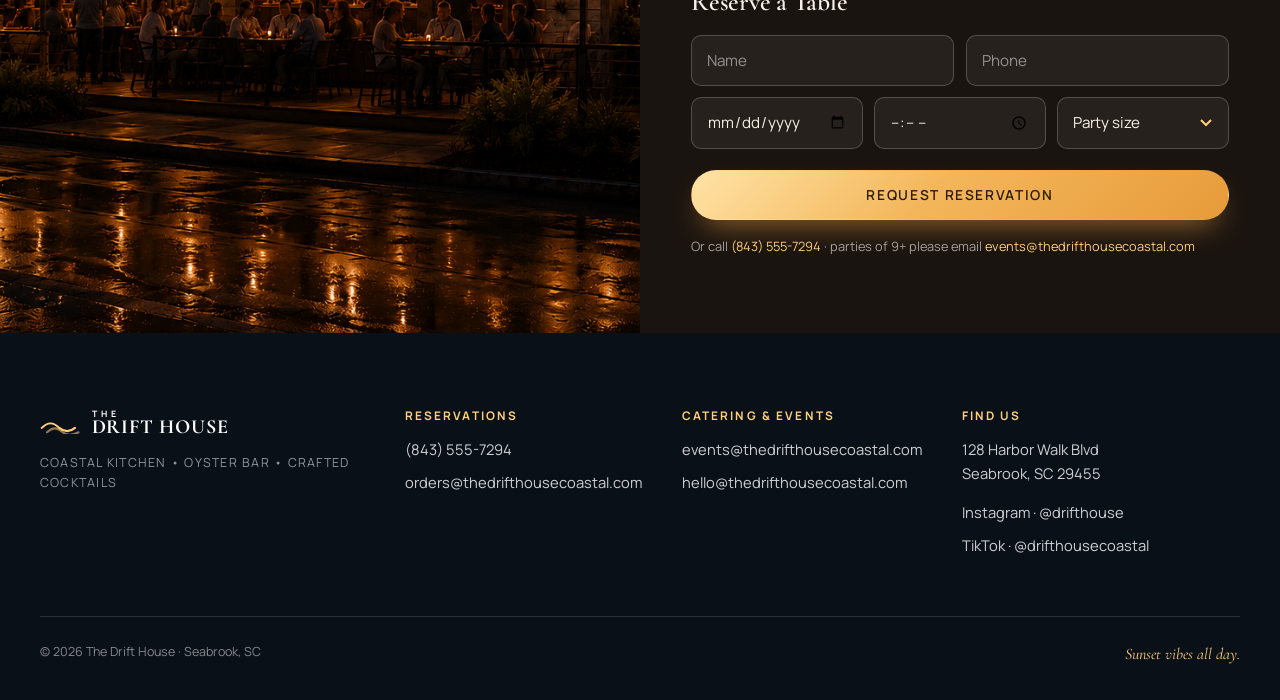
<file: site/index.html>
<!DOCTYPE html>
<html lang="en">
<head>
<meta charset="UTF-8" />
<meta name="viewport" content="width=device-width, initial-scale=1.0" />
<title>The Drift House · Coastal Kitchen · Oyster Bar · Crafted Cocktails</title>
<meta name="description" content="The Drift House — elevated coastal dining in Seabrook, SC. Oyster bar, fresh seafood, steaks, tacos, and crafted cocktails with sunset views all day." />
<link rel="preconnect" href="https://fonts.googleapis.com" />
<link rel="preconnect" href="https://fonts.gstatic.com" crossorigin />
<link href="https://fonts.googleapis.com/css2?family=Cormorant+Garamond:ital,wght@0,400;0,500;0,600;0,700;1,400&family=Manrope:wght@300;400;500;600;700;800&display=swap" rel="stylesheet" />
<link rel="stylesheet" href="styles.css" />
</head>
<body>

<!-- Scroll-driven sky: shifts from sunset to night as you scroll -->
<div class="sky" aria-hidden="true">
  <div class="sky-layer sky-day"></div>
  <div class="sky-layer sky-dusk"></div>
  <div class="sky-layer sky-night"></div>
  <div class="stars"></div>
</div>

<!-- NAV -->
<header class="nav" id="nav">
  <a href="#top" class="brand" aria-label="The Drift House home">
    <svg class="brand-mark" viewBox="0 0 48 24" aria-hidden="true">
      <path d="M2 17 C 9 10, 15 10, 22 17 C 28 22, 34 22, 40 17" />
      <path d="M8 22 C 14 16, 20 16, 26 22 C 31 26, 37 26, 44 22" opacity="0.55"/>
    </svg>
    <span class="brand-text">
      <span class="brand-the">THE</span>
      <span class="brand-name">DRIFT&nbsp;HOUSE</span>
    </span>
  </a>
  <nav class="nav-links" aria-label="Primary">
    <a href="#menu">Menu</a>
    <a href="#cocktails">Cocktails</a>
    <a href="#events">Events</a>
    <a href="#catering">Catering</a>
    <a href="#visit">Visit</a>
  </nav>
  <div class="nav-actions">
    <a href="#giftcard" class="btn btn-ghost">Gift Card</a>
    <a href="#reserve" class="btn btn-beacon">Reserve a Table</a>
  </div>
  <button class="nav-burger" id="navBurger" aria-label="Open menu"><span></span><span></span><span></span></button>
</header>

<!-- HERO -->
<section class="hero" id="top">
  <div class="hero-media">
    <img src="images/exterior-sunset.png" alt="The Drift House at sunset, oceanfront patio glowing with warm light" />
    <div class="hero-veil"></div>
  </div>
  <div class="hero-inner">
    <p class="eyebrow reveal">Seabrook, South Carolina</p>
    <h1 class="hero-title reveal">The Drift House</h1>
    <p class="hero-tag reveal">Coastal Kitchen&nbsp;&nbsp;•&nbsp;&nbsp;Oyster Bar&nbsp;&nbsp;•&nbsp;&nbsp;Crafted Cocktails</p>
    <p class="hero-sub reveal">Sunset vibes all day. Oysters at dusk, tacos after the beach, cocktails that last all night.</p>
    <div class="hero-cta reveal">
      <a href="#reserve" class="btn btn-beacon btn-lg">Reserve a Table</a>
      <a href="#menu" class="btn btn-line btn-lg">Explore the Menu</a>
    </div>
  </div>
  <a href="#about" class="scroll-cue" aria-label="Scroll down">
    <span>Scroll</span>
    <span class="scroll-cue-line"></span>
  </a>
</section>

<!-- ABOUT -->
<section class="about" id="about">
  <div class="about-grid">
    <div class="about-copy">
      <p class="eyebrow reveal">Our Story</p>
      <h2 class="reveal">A seat is always waiting for you.</h2>
      <p class="reveal">The Drift House was founded on one simple idea: bring elevated coastal dining to a place where everyone feels at home.</p>
      <p class="reveal">Inspired by the beaches of the Carolinas and the seafood shacks scattered along the Atlantic coast, we combine fresh ingredients, handcrafted cocktails, and warm hospitality to create memorable experiences — from casual lunches to celebrations that last all night.</p>
      <p class="reveal">Whether you're joining us for oysters at sunset, tacos after a beach day, or cocktails with friends, there's always a seat waiting for you.</p>
      <div class="about-tags reveal">
        <span>Outer Banks × Charleston</span>
        <span>Dockside × Upscale</span>
        <span>Polo or Sundress</span>
      </div>
    </div>
    <div class="about-media reveal">
      <img src="images/interior.png" alt="Warm wood-and-stone dining room with rattan pendants and ocean views" />
      <div class="about-media-badge">
        <span class="big">est.</span>
        <span class="small">on the Atlantic</span>
      </div>
    </div>
  </div>
</section>

<!-- MENU -->
<section class="menu" id="menu">
  <div class="section-head">
    <p class="eyebrow reveal">From the Kitchen</p>
    <h2 class="reveal">The Menu</h2>
    <p class="section-lead reveal">Gulf oysters, blackened mahi, lobster rolls, dry-aged steak, and crafted cocktails. Pulled from the coast, finished with care.</p>
  </div>

  <div class="menu-feature reveal">
    <div class="menu-feature-inner">
      <img src="images/tacos.png" alt="The Drift House signature coastal tacos with citrus slaw and fresh salsa" />
      <div class="menu-feature-cap">
        <p class="eyebrow">Signature Dish</p>
        <h3>Coastal Tacos, Three Ways</h3>
      </div>
    </div>
  </div>

  <div class="menu-grid">

    <div class="menu-group reveal">
      <h3 class="menu-cat">Raw Bar</h3>
      <div class="menu-item">
        <div class="mi-head"><span class="mi-name">East Coast Oysters</span><span class="mi-dots"></span><span class="mi-price">19 / 36</span></div>
        <p class="mi-desc">Half dozen or dozen · mignonette, cocktail, lemon</p>
      </div>
      <div class="menu-item">
        <div class="mi-head"><span class="mi-name">Charred Gulf Oysters</span><span class="mi-dots"></span><span class="mi-price">18</span></div>
        <p class="mi-desc">Wood-fired, garlic-herb butter, lemon</p>
      </div>
      <div class="menu-item">
        <div class="mi-head"><span class="mi-name">Jumbo Shrimp Cocktail</span><span class="mi-dots"></span><span class="mi-price">19</span></div>
        <p class="mi-desc">Chilled, house cocktail sauce, charred lemon</p>
      </div>
      <div class="menu-item">
        <div class="mi-head"><span class="mi-name">The Drift Tower</span><span class="mi-dots"></span><span class="mi-price">68</span></div>
        <p class="mi-desc">Oysters, shrimp, snow crab, ceviche — for the table</p>
      </div>
    </div>

    <div class="menu-group reveal">
      <h3 class="menu-cat">Starters</h3>
      <div class="menu-item">
        <div class="mi-head"><span class="mi-name">Crab Dip &amp; Toasted Sourdough</span><span class="mi-dots"></span><span class="mi-price">16</span></div>
        <p class="mi-desc">Warm lump crab, three cheeses, grilled sourdough</p>
      </div>
      <div class="menu-item">
        <div class="mi-head"><span class="mi-name">Crispy Calamari</span><span class="mi-dots"></span><span class="mi-price">17</span></div>
        <p class="mi-desc">Flash-fried, cherry peppers, charred lemon aioli</p>
      </div>
      <div class="menu-item">
        <div class="mi-head"><span class="mi-name">Truffle Parmesan Fries</span><span class="mi-dots"></span><span class="mi-price">12</span></div>
        <p class="mi-desc">Black truffle, aged parmesan, fresh herbs</p>
      </div>
      <div class="menu-item">
        <div class="mi-head"><span class="mi-name">She-Crab Soup</span><span class="mi-dots"></span><span class="mi-price">13</span></div>
        <p class="mi-desc">Low Country classic, sherry, lump crab</p>
      </div>
      <div class="menu-item">
        <div class="mi-head"><span class="mi-name">Steamed P.E.I. Mussels</span><span class="mi-dots"></span><span class="mi-price">18</span></div>
        <p class="mi-desc">White wine, garlic, chorizo, grilled bread</p>
      </div>
    </div>

    <div class="menu-group reveal">
      <h3 class="menu-cat">Tacos</h3>
      <p class="menu-note">Served as a trio with citrus slaw &amp; chips</p>
      <div class="menu-item">
        <div class="mi-head"><span class="mi-name">Blackened Mahi</span><span class="mi-dots"></span><span class="mi-price">24</span></div>
        <p class="mi-desc">Mango salsa, cabbage, lime crema</p>
      </div>
      <div class="menu-item">
        <div class="mi-head"><span class="mi-name">Baja Shrimp</span><span class="mi-dots"></span><span class="mi-price">22</span></div>
        <p class="mi-desc">Crispy shrimp, chipotle aioli, pickled onion</p>
      </div>
      <div class="menu-item">
        <div class="mi-head"><span class="mi-name">Carne Asada</span><span class="mi-dots"></span><span class="mi-price">23</span></div>
        <p class="mi-desc">Grilled steak, cotija, salsa verde</p>
      </div>
      <div class="menu-item">
        <div class="mi-head"><span class="mi-name">Crispy Avocado</span><span class="mi-dots"></span><span class="mi-price">19</span></div>
        <p class="mi-desc">Cornmeal-crusted avocado, corn, lime — veg</p>
      </div>
    </div>

    <div class="menu-group reveal">
      <h3 class="menu-cat">From the Sea</h3>
      <div class="menu-item">
        <div class="mi-head"><span class="mi-name">Lobster Roll</span><span class="mi-dots"></span><span class="mi-price">29</span></div>
        <p class="mi-desc">Buttered brioche, lemon aioli, Old Bay fries</p>
      </div>
      <div class="menu-item">
        <div class="mi-head"><span class="mi-name">Bourbon Glazed Salmon</span><span class="mi-dots"></span><span class="mi-price">33</span></div>
        <p class="mi-desc">Brown-butter bourbon glaze, charred broccolini</p>
      </div>
      <div class="menu-item">
        <div class="mi-head"><span class="mi-name">Shrimp &amp; Grits</span><span class="mi-dots"></span><span class="mi-price">28</span></div>
        <p class="mi-desc">Stone-ground grits, andouille, tomato gravy</p>
      </div>
      <div class="menu-item">
        <div class="mi-head"><span class="mi-name">Seared Sea Scallops</span><span class="mi-dots"></span><span class="mi-price">36</span></div>
        <p class="mi-desc">Sweet corn purée, pancetta, micro herbs</p>
      </div>
      <div class="menu-item">
        <div class="mi-head"><span class="mi-name">Low Country Boil</span><span class="mi-dots"></span><span class="mi-price">39</span></div>
        <p class="mi-desc">Shrimp, snow crab, sausage, corn, potatoes</p>
      </div>
    </div>

    <div class="menu-group reveal">
      <h3 class="menu-cat">From the Land</h3>
      <div class="menu-item">
        <div class="mi-head"><span class="mi-name">Ribeye &amp; Herb Butter</span><span class="mi-dots"></span><span class="mi-price">46</span></div>
        <p class="mi-desc">16oz dry-aged, smoked sea salt, herb butter</p>
      </div>
      <div class="menu-item">
        <div class="mi-head"><span class="mi-name">Filet Mignon</span><span class="mi-dots"></span><span class="mi-price">42</span></div>
        <p class="mi-desc">8oz center-cut, red wine demi, whipped potato</p>
      </div>
      <div class="menu-item">
        <div class="mi-head"><span class="mi-name">Half Roasted Chicken</span><span class="mi-dots"></span><span class="mi-price">27</span></div>
        <p class="mi-desc">Lemon-thyme jus, seasonal vegetables</p>
      </div>
      <div class="menu-item">
        <div class="mi-head"><span class="mi-name">The Drift Burger</span><span class="mi-dots"></span><span class="mi-price">19</span></div>
        <p class="mi-desc">Wagyu blend, aged cheddar, special sauce, fries</p>
      </div>
    </div>

    <div class="menu-group reveal">
      <h3 class="menu-cat">Sides</h3>
      <div class="menu-item">
        <div class="mi-head"><span class="mi-name">Old Bay Fries</span><span class="mi-dots"></span><span class="mi-price">7</span></div>
      </div>
      <div class="menu-item">
        <div class="mi-head"><span class="mi-name">Stone-Ground Grits</span><span class="mi-dots"></span><span class="mi-price">7</span></div>
      </div>
      <div class="menu-item">
        <div class="mi-head"><span class="mi-name">Charred Broccolini</span><span class="mi-dots"></span><span class="mi-price">9</span></div>
      </div>
      <div class="menu-item">
        <div class="mi-head"><span class="mi-name">Lobster Mac &amp; Cheese</span><span class="mi-dots"></span><span class="mi-price">14</span></div>
      </div>
      <div class="menu-item">
        <div class="mi-head"><span class="mi-name">Seasonal Garden Salad</span><span class="mi-dots"></span><span class="mi-price">8</span></div>
      </div>
    </div>

    <div class="menu-group reveal">
      <h3 class="menu-cat">Signature Cocktails</h3>
      <div class="menu-item">
        <div class="mi-head"><span class="mi-name">Harbor Mule</span><span class="mi-dots"></span><span class="mi-price">14</span></div>
        <p class="mi-desc">Vodka, fresh lime, ginger beer, mint</p>
      </div>
      <div class="menu-item">
        <div class="mi-head"><span class="mi-name">Sunset Sangria</span><span class="mi-dots"></span><span class="mi-price">13</span></div>
        <p class="mi-desc">Rosé, stone fruit, citrus, soda</p>
      </div>
      <div class="menu-item">
        <div class="mi-head"><span class="mi-name">Blackberry Old Fashioned</span><span class="mi-dots"></span><span class="mi-price">16</span></div>
        <p class="mi-desc">Bourbon, blackberry, bitters, smoked</p>
      </div>
      <div class="menu-item">
        <div class="mi-head"><span class="mi-name">Coconut Espresso Martini</span><span class="mi-dots"></span><span class="mi-price">15</span></div>
        <p class="mi-desc">Espresso, vanilla vodka, coconut cream</p>
      </div>
      <div class="menu-item">
        <div class="mi-head"><span class="mi-name">Painkiller</span><span class="mi-dots"></span><span class="mi-price">14</span></div>
        <p class="mi-desc">Rum, pineapple, coconut, orange, nutmeg</p>
      </div>
      <div class="menu-item">
        <div class="mi-head"><span class="mi-name">Salted Lime Margarita</span><span class="mi-dots"></span><span class="mi-price">13</span></div>
        <p class="mi-desc">Blanco tequila, lime, agave, sea salt</p>
      </div>
    </div>

    <div class="menu-group reveal">
      <h3 class="menu-cat">Wine, Beer &amp; Zero-Proof</h3>
      <div class="menu-item">
        <div class="mi-head"><span class="mi-name">Wines by the Glass</span><span class="mi-dots"></span><span class="mi-price">11+</span></div>
        <p class="mi-desc">Rotating red, white, rosé &amp; sparkling — ask your server</p>
      </div>
      <div class="menu-item">
        <div class="mi-head"><span class="mi-name">Draft &amp; Coastal Craft Beer</span><span class="mi-dots"></span><span class="mi-price">7+</span></div>
        <p class="mi-desc">Local lagers, IPAs &amp; seasonal pours on tap</p>
      </div>
      <div class="menu-item">
        <div class="mi-head"><span class="mi-name">Zero-Proof Coolers</span><span class="mi-dots"></span><span class="mi-price">9</span></div>
        <p class="mi-desc">Cucumber spritz, blackberry smash, virgin painkiller</p>
      </div>
    </div>

  </div>
</section>

<!-- COCKTAILS -->
<section class="cocktails" id="cocktails">
  <div class="cocktails-bg">
    <img src="images/cocktail.png" alt="" aria-hidden="true" />
  </div>
  <div class="section-head light">
    <p class="eyebrow reveal">The Bar</p>
    <h2 class="reveal">Crafted Cocktails</h2>
    <p class="section-lead reveal">Hand-shaken, coast-inspired, served until close.</p>
  </div>
  <div class="tilt-row">
    <article class="tilt-card reveal" data-tilt>
      <div class="tilt-inner">
        <span class="tilt-no">01</span>
        <h4>Harbor Mule</h4>
        <p>Vodka, fresh lime, ginger beer, mint</p>
        <span class="tilt-tag">House favorite</span>
      </div>
    </article>
    <article class="tilt-card reveal" data-tilt>
      <div class="tilt-inner">
        <span class="tilt-no">02</span>
        <h4>Sunset Sangria</h4>
        <p>Rosé, stone fruit, citrus, soda</p>
        <span class="tilt-tag">Patio pour</span>
      </div>
    </article>
    <article class="tilt-card reveal" data-tilt>
      <div class="tilt-inner">
        <span class="tilt-no">03</span>
        <h4>Blackberry Old Fashioned</h4>
        <p>Bourbon, blackberry, bitters, smoke</p>
        <span class="tilt-tag">Top shelf</span>
      </div>
    </article>
    <article class="tilt-card reveal" data-tilt>
      <div class="tilt-inner">
        <span class="tilt-no">04</span>
        <h4>Coconut Espresso Martini</h4>
        <p>Espresso, vanilla vodka, coconut</p>
        <span class="tilt-tag">Nightcap</span>
      </div>
    </article>
  </div>
</section>

<!-- EVENTS -->
<section class="events" id="events">
  <div class="events-bg">
    <img src="images/rooftop-sunset.png" alt="" aria-hidden="true" />
  </div>
  <div class="string-lights" aria-hidden="true"></div>
  <div class="section-head light">
    <p class="eyebrow reveal">After Dark</p>
    <h2 class="reveal">Events &amp; Nights</h2>
    <p class="section-lead reveal">The rooftop lights come on, the music starts, and the night unfolds.</p>
  </div>
  <div class="events-grid">
    <article class="event-card reveal">
      <div class="event-img"><img src="images/oyster-night.png" alt="Guests gathered under string lights for Oyster Nights at The Drift House" /></div>
      <span class="event-day">Every Thursday</span>
      <h3>Oyster Nights</h3>
      <ul>
        <li>Half-price oysters</li>
        <li>Live acoustic music</li>
        <li>Cocktail specials</li>
      </ul>
    </article>
    <article class="event-card reveal">
      <div class="event-img"><img src="images/rooftop-sunset.png" alt="Rooftop bar glowing at sunset during Sunset Sessions" /></div>
      <span class="event-day">Every Friday</span>
      <h3>Sunset Sessions</h3>
      <ul>
        <li>Local DJs</li>
        <li>Rooftop bar</li>
        <li>Sunset cocktail menu</li>
      </ul>
    </article>
    <article class="event-card reveal">
      <div class="event-img"><img src="images/brunch.png" alt="Sunday coastal brunch spread with mimosas and fresh plates" /></div>
      <span class="event-day">Every Sunday · 10am–2pm</span>
      <h3>Coastal Brunch</h3>
      <ul>
        <li>Lobster Benedict</li>
        <li>Banana Foster French Toast</li>
        <li>Shrimp &amp; Grits · Mimosa flights</li>
      </ul>
    </article>
  </div>
</section>

<!-- CATERING -->
<section class="catering" id="catering">
  <div class="section-head">
    <p class="eyebrow reveal">Catering</p>
    <h2 class="reveal">We Cater the Coast</h2>
    <p class="section-lead reveal">Bring The Drift House to your event. Fresh coastal menus, crafted cocktails, and warm hospitality — delivered and served wherever you celebrate.</p>
  </div>

  <div class="cater-types reveal">
    <span>Weddings</span>
    <span>Corporate Events</span>
    <span>Birthday Parties</span>
    <span>Rehearsal Dinners</span>
    <span>Holiday Parties</span>
    <span>Showers &amp; Reunions</span>
  </div>

  <div class="pkg-row">
    <article class="pkg reveal">
      <h3>Harbor Package</h3>
      <p class="pkg-price">from <strong>$28</strong>/person</p>
      <ul>
        <li>Build-your-own taco bar</li>
        <li>Seasonal salads</li>
        <li>Dessert trays</li>
      </ul>
      <a href="#reserve" class="btn btn-line">Inquire</a>
    </article>
    <article class="pkg pkg-featured reveal">
      <span class="pkg-flag">Most Popular</span>
      <h3>Coastal Feast</h3>
      <p class="pkg-price">from <strong>$65</strong>/person</p>
      <ul>
        <li>Raw-bar oysters</li>
        <li>Grilled salmon</li>
        <li>Prime rib carving station</li>
        <li>Signature cocktails</li>
      </ul>
      <a href="#reserve" class="btn btn-beacon">Inquire</a>
    </article>
    <article class="pkg reveal">
      <h3>Full-Service Catering</h3>
      <p class="pkg-price"><strong>Up to 180</strong> guests</p>
      <ul>
        <li>On-site or at your venue</li>
        <li>Fully custom menu</li>
        <li>Dedicated event coordinator &amp; staff</li>
      </ul>
      <a href="#reserve" class="btn btn-line">Inquire</a>
    </article>
  </div>

  <p class="cater-foot reveal">Ready to plan? Email <a href="mailto:events@thedrifthousecoastal.com">events@thedrifthousecoastal.com</a> and our catering team will build a custom proposal.</p>
</section>

<!-- GIFT CARD -->
<section class="giftcard" id="giftcard">
  <div class="gift-inner">
    <div class="gift-card-visual reveal" data-tilt>
      <div class="gift-card-face">
        <div class="gift-shine"></div>
        <svg class="gift-mark" viewBox="0 0 48 24" aria-hidden="true">
          <path d="M2 17 C 9 10, 15 10, 22 17 C 28 22, 34 22, 40 17" />
          <path d="M8 22 C 14 16, 20 16, 26 22 C 31 26, 37 26, 44 22" opacity="0.55"/>
        </svg>
        <span class="gift-brand">THE DRIFT HOUSE</span>
        <span class="gift-amount">Gift Card</span>
        <span class="gift-no">•••• •••• •••• 0455</span>
      </div>
    </div>
    <div class="gift-copy reveal">
      <p class="eyebrow">Give the Coast</p>
      <h2>Buy a Gift Card</h2>
      <p>The perfect gift for the seafood lover, the cocktail enthusiast, or anyone who loves a sunset. Redeemable for dining, the bar, and private events.</p>
      <div class="gift-amounts">
        <button class="chip">$50</button>
        <button class="chip">$100</button>
        <button class="chip chip-on">$150</button>
        <button class="chip">$250</button>
        <button class="chip">Custom</button>
      </div>
      <a href="#reserve" class="btn btn-beacon btn-lg">Purchase Gift Card</a>
    </div>
  </div>
</section>

<!-- VISIT / RESERVE -->
<section class="visit" id="visit">
  <div class="visit-media reveal">
    <img src="images/exterior-night.png" alt="The Drift House at night, glowing warmly under string lights" />
  </div>
  <div class="visit-info" id="reserve">
    <p class="eyebrow reveal">Visit Us</p>
    <h2 class="reveal">Find Your Seat</h2>

    <div class="visit-cols">
      <div class="reveal">
        <h4>Location</h4>
        <p class="visit-addr">128 Harbor Walk Blvd<br/>Seabrook, SC 29455</p>
        <a class="visit-link" href="https://maps.google.com/?q=128+Harbor+Walk+Blvd+Seabrook+SC+29455" target="_blank" rel="noopener">Get Directions →</a>
      </div>
      <div class="reveal">
        <h4>Hours</h4>
        <table class="hours">
          <tr><td>Mon</td><td>11am – 9pm</td></tr>
          <tr><td>Tue</td><td>11am – 9pm</td></tr>
          <tr><td>Wed</td><td>11am – 10pm</td></tr>
          <tr><td>Thu</td><td>11am – 10pm</td></tr>
          <tr><td>Fri</td><td>11am – 11pm</td></tr>
          <tr><td>Sat</td><td>10am – 11pm</td></tr>
          <tr><td>Sun</td><td>10am – 9pm</td></tr>
        </table>
      </div>
    </div>

    <form class="reserve-form reveal" id="reserveForm" novalidate>
      <h4>Reserve a Table</h4>
      <div class="form-row">
        <input type="text" name="name" placeholder="Name" required />
        <input type="tel" name="phone" placeholder="Phone" required />
      </div>
      <div class="form-row">
        <input type="date" name="date" required />
        <input type="time" name="time" required />
        <select name="party" required>
          <option value="">Party size</option>
          <option>1</option><option>2</option><option>3</option><option>4</option>
          <option>5</option><option>6</option><option>7</option><option>8+</option>
        </select>
      </div>
      <button type="submit" class="btn btn-beacon btn-lg btn-block">Request Reservation</button>
      <p class="form-note" id="formNote" hidden>Thanks! We'll confirm your table by text shortly. 🌊</p>
      <p class="form-tiny">Or call <a href="tel:+18435557294">(843) 555-7294</a> · parties of 9+ please email <a href="mailto:events@thedrifthousecoastal.com">events@thedrifthousecoastal.com</a></p>
    </form>
  </div>
</section>

<!-- FOOTER -->
<footer class="footer" id="contact">
  <div class="footer-grid">
    <div class="footer-brand">
      <a href="#top" class="brand">
        <svg class="brand-mark" viewBox="0 0 48 24" aria-hidden="true">
          <path d="M2 17 C 9 10, 15 10, 22 17 C 28 22, 34 22, 40 17" />
          <path d="M8 22 C 14 16, 20 16, 26 22 C 31 26, 37 26, 44 22" opacity="0.55"/>
        </svg>
        <span class="brand-text">
          <span class="brand-the">THE</span>
          <span class="brand-name">DRIFT&nbsp;HOUSE</span>
        </span>
      </a>
      <p class="footer-tag">Coastal Kitchen • Oyster Bar • Crafted Cocktails</p>
    </div>
    <div class="footer-col">
      <h5>Reservations</h5>
      <a href="tel:+18435557294">(843) 555-7294</a>
      <a href="mailto:orders@thedrifthousecoastal.com">orders@thedrifthousecoastal.com</a>
    </div>
    <div class="footer-col">
      <h5>Catering &amp; Events</h5>
      <a href="mailto:events@thedrifthousecoastal.com">events@thedrifthousecoastal.com</a>
      <a href="mailto:hello@thedrifthousecoastal.com">hello@thedrifthousecoastal.com</a>
    </div>
    <div class="footer-col">
      <h5>Find Us</h5>
      <a href="https://maps.google.com/?q=128+Harbor+Walk+Blvd+Seabrook+SC+29455" target="_blank" rel="noopener">128 Harbor Walk Blvd<br/>Seabrook, SC 29455</a>
      <div class="socials">
        <a href="#" aria-label="Instagram">Instagram · @drifthouse</a>
        <a href="#" aria-label="TikTok">TikTok · @drifthousecoastal</a>
      </div>
    </div>
  </div>
  <div class="footer-base">
    <span>© 2026 The Drift House · Seabrook, SC</span>
    <span class="footer-credit">Sunset vibes all day.</span>
  </div>
</footer>

<script src="script.js"></script>
</body>
</html>
</file>
<file: styles.css>
/* ============================================================
   THE DRIFT HOUSE — Coastal Kitchen
   ============================================================ */

:root{
  --sand:#f3ece0;
  --sand-2:#e7dccb;
  --ink:#1a1410;
  --ink-soft:#2a221b;
  --cream:#f7f1e7;
  --wood:#3a2a1d;
  --amber:#e7a64b;
  --amber-deep:#c9852f;
  --sunset:#ff8a4c;
  --coral:#ff6b5e;
  --teal:#2f6f73;
  --teal-deep:#173f44;
  --beacon:#ffcf7a;
  --night:#0c1320;
  --night-2:#0a1018;
  --line:rgba(26,20,16,.14);
  --shadow:0 30px 60px -25px rgba(20,12,6,.45);
  --maxw:1240px;
  --ease:cubic-bezier(.22,.61,.36,1);
}

*{box-sizing:border-box;margin:0;padding:0}
html{scroll-behavior:smooth;-webkit-text-size-adjust:100%}
body{
  font-family:'Manrope',system-ui,sans-serif;
  color:var(--ink);
  background:var(--sand);
  line-height:1.6;
  overflow-x:hidden;
  -webkit-font-smoothing:antialiased;
}
img{display:block;max-width:100%}
a{color:inherit;text-decoration:none}
h1,h2,h3,h4,h5{font-family:'Cormorant Garamond',serif;font-weight:600;line-height:1.05;letter-spacing:-.01em}

/* ---------- Scroll-driven sky ---------- */
.sky{position:fixed;inset:0;z-index:-2;overflow:hidden}
.sky-layer{position:absolute;inset:0;transition:opacity .6s linear}
.sky-day{opacity:1;background:
  radial-gradient(120% 80% at 50% 8%, #ffd9a0 0%, #ffb877 30%, #ff9a6b 52%, #e98a6b 70%, #b9748a 100%);}
.sky-dusk{opacity:0;background:
  radial-gradient(120% 80% at 50% 10%, #ffb06a 0%, #e8795f 35%, #9a5274 60%, #4f3a66 85%, #2c2b54 100%);}
.sky-night{opacity:0;background:
  radial-gradient(130% 90% at 50% -5%, #1b2c4a 0%, #142138 35%, #0d1626 65%, #080d16 100%);}
.stars{position:absolute;inset:0;opacity:0;transition:opacity .8s linear;
  background-image:
    radial-gradient(1.4px 1.4px at 20% 18%, #fff, transparent),
    radial-gradient(1.2px 1.2px at 70% 12%, #fff, transparent),
    radial-gradient(1.5px 1.5px at 42% 30%, #fff, transparent),
    radial-gradient(1px 1px at 88% 25%, #fff, transparent),
    radial-gradient(1.3px 1.3px at 12% 42%, #fff, transparent),
    radial-gradient(1px 1px at 60% 38%, #fff, transparent),
    radial-gradient(1.4px 1.4px at 33% 8%, #fff, transparent),
    radial-gradient(1px 1px at 80% 45%, #fff, transparent);
  background-repeat:no-repeat;}

/* ---------- Buttons ---------- */
.btn{
  display:inline-flex;align-items:center;justify-content:center;gap:.5em;
  font-family:'Manrope',sans-serif;font-weight:600;font-size:.82rem;
  letter-spacing:.12em;text-transform:uppercase;
  padding:.85em 1.5em;border-radius:100px;border:1px solid transparent;
  cursor:pointer;transition:transform .35s var(--ease),box-shadow .35s var(--ease),background .3s,color .3s;
  white-space:nowrap;
}
.btn-lg{padding:1.05em 2em;font-size:.86rem}
.btn-block{width:100%}
.btn:active{transform:scale(.97)}

.btn-beacon{
  color:#2a1c08;
  background:linear-gradient(135deg,#ffe3a6 0%,#f3b65a 45%,#e79b3a 100%);
  box-shadow:0 0 0 0 rgba(255,196,110,.6), 0 14px 30px -12px rgba(231,155,58,.7);
  animation:beacon 3.2s ease-in-out infinite;
  position:relative;
}
@keyframes beacon{
  0%,100%{box-shadow:0 0 0 0 rgba(255,196,110,.55), 0 14px 30px -12px rgba(231,155,58,.7); filter:brightness(1)}
  50%{box-shadow:0 0 38px 6px rgba(255,206,122,.85), 0 14px 34px -10px rgba(231,155,58,.85); filter:brightness(1.08)}
}
.btn-beacon:hover{transform:translateY(-2px)}

.btn-line{color:var(--ink);border-color:var(--line);background:transparent}
.btn-line:hover{background:var(--ink);color:var(--cream);border-color:var(--ink)}
.btn-ghost{color:inherit;background:transparent;border-color:transparent}
.btn-ghost:hover{color:var(--amber-deep)}

/* On dark sections */
.section-head.light ~ * .btn-line,
.cocktails .btn-line,.events .btn-line{color:#fff;border-color:rgba(255,255,255,.4)}
.cocktails .btn-line:hover,.events .btn-line:hover{background:#fff;color:var(--ink)}

/* ---------- NAV ---------- */
.nav{
  position:fixed;top:0;left:0;right:0;z-index:50;
  display:flex;align-items:center;justify-content:space-between;
  padding:1.1rem clamp(1rem,4vw,2.5rem);
  transition:background .4s,backdrop-filter .4s,padding .4s,box-shadow .4s;
}
.nav.scrolled{
  background:rgba(247,241,231,.82);
  backdrop-filter:blur(14px) saturate(1.2);
  box-shadow:0 1px 0 var(--line);
  padding-top:.7rem;padding-bottom:.7rem;
}
.brand{display:flex;align-items:center;gap:.6rem}
.brand-mark{width:42px;height:21px;fill:none;stroke:#fff;stroke-width:2.4;stroke-linecap:round;transition:stroke .4s}
.nav.scrolled .brand-mark{stroke:var(--amber-deep)}
.brand-text{display:flex;flex-direction:column;line-height:.95}
.brand-the{font-size:.55rem;letter-spacing:.45em;color:#fff;font-weight:700;transition:color .4s}
.brand-name{font-family:'Cormorant Garamond',serif;font-weight:700;font-size:1.25rem;letter-spacing:.04em;color:#fff;transition:color .4s}
.nav.scrolled .brand-the{color:var(--amber-deep)}
.nav.scrolled .brand-name{color:var(--ink)}

.nav-links{display:flex;gap:1.7rem}
.nav-links a{
  font-size:.82rem;font-weight:600;letter-spacing:.08em;text-transform:uppercase;
  color:rgba(255,255,255,.92);position:relative;transition:color .3s;
}
.nav.scrolled .nav-links a{color:var(--ink-soft)}
.nav-links a::after{content:"";position:absolute;left:0;bottom:-6px;width:0;height:1.5px;background:currentColor;transition:width .3s var(--ease)}
.nav-links a:hover::after{width:100%}
.nav-actions{display:flex;align-items:center;gap:.6rem}
.nav.scrolled .btn-ghost{color:var(--ink)}
.nav-burger{display:none;background:none;border:0;flex-direction:column;gap:5px;cursor:pointer;padding:6px}
.nav-burger span{display:block;width:24px;height:2px;background:#fff;transition:background .4s}
.nav.scrolled .nav-burger span{background:var(--ink)}

/* ---------- HERO ---------- */
.hero{position:relative;min-height:100svh;display:flex;align-items:flex-end;overflow:hidden}
.hero-media{position:absolute;inset:0;z-index:-1}
.hero-media img{width:100%;height:100%;object-fit:cover;transform:scale(1.06);animation:slowzoom 18s ease-out forwards}
@keyframes slowzoom{to{transform:scale(1)}}
.hero-veil{position:absolute;inset:0;background:linear-gradient(180deg,rgba(10,8,6,.35) 0%,transparent 28%,transparent 48%,rgba(10,8,6,.55) 86%,rgba(10,8,6,.78) 100%)}
.hero-inner{position:relative;max-width:var(--maxw);width:100%;margin:0 auto;padding:0 clamp(1.2rem,4vw,2.5rem) clamp(3rem,9vh,7rem);color:#fff}
.eyebrow{font-size:.78rem;letter-spacing:.32em;text-transform:uppercase;font-weight:700;color:var(--beacon);margin-bottom:1rem}
.hero-title{font-size:clamp(3.4rem,11vw,9rem);font-weight:600;line-height:.9;letter-spacing:-.02em;text-shadow:0 10px 40px rgba(0,0,0,.4)}
.hero-tag{font-size:clamp(.85rem,2.2vw,1.15rem);letter-spacing:.12em;text-transform:uppercase;font-weight:500;margin-top:1.2rem;color:rgba(255,255,255,.95)}
.hero-sub{font-size:clamp(1rem,2.4vw,1.3rem);max-width:34ch;margin-top:1.2rem;color:rgba(255,255,255,.85);font-weight:300}
.hero-cta{display:flex;gap:.8rem;margin-top:2.2rem;flex-wrap:wrap}
.hero .btn-line{color:#fff;border-color:rgba(255,255,255,.5)}
.hero .btn-line:hover{background:#fff;color:var(--ink)}

.scroll-cue{position:absolute;bottom:1.6rem;left:50%;transform:translateX(-50%);display:flex;flex-direction:column;align-items:center;gap:.5rem;color:rgba(255,255,255,.8);font-size:.65rem;letter-spacing:.3em;text-transform:uppercase}
.scroll-cue-line{width:1px;height:34px;background:linear-gradient(rgba(255,255,255,.8),transparent);animation:cue 1.8s ease-in-out infinite}
@keyframes cue{0%,100%{transform:scaleY(.4);opacity:.4;transform-origin:top}50%{transform:scaleY(1);opacity:1;transform-origin:top}}

/* ---------- Generic section heads ---------- */
section{position:relative}
.section-head{max-width:var(--maxw);margin:0 auto;padding:clamp(4rem,9vw,7rem) clamp(1.2rem,4vw,2.5rem) 2rem;text-align:center}
.section-head h2{font-size:clamp(2.6rem,6vw,4.6rem)}
.section-head.light{color:#fff}
.section-head.light .eyebrow{color:var(--beacon)}
.section-lead{max-width:46ch;margin:1.1rem auto 0;font-size:1.05rem;opacity:.82;font-weight:300}

/* ---------- ABOUT ---------- */
.about{background:linear-gradient(180deg,rgba(247,241,231,.0),var(--sand) 22%);padding:clamp(4rem,9vw,7rem) 0}
.about-grid{max-width:var(--maxw);margin:0 auto;padding:0 clamp(1.2rem,4vw,2.5rem);display:grid;grid-template-columns:1.05fr .95fr;gap:clamp(2rem,5vw,5rem);align-items:center}
.about-copy h2{font-size:clamp(2.4rem,5vw,4rem);margin:.4rem 0 1.4rem}
.about-copy p{margin-bottom:1.1rem;font-size:1.06rem;color:var(--ink-soft);max-width:52ch}
.about-tags{display:flex;flex-wrap:wrap;gap:.6rem;margin-top:1.8rem}
.about-tags span{font-size:.74rem;letter-spacing:.08em;text-transform:uppercase;font-weight:600;padding:.5em 1em;border:1px solid var(--line);border-radius:100px;color:var(--ink-soft)}
.about-media{position:relative;border-radius:18px;overflow:hidden;box-shadow:var(--shadow)}
.about-media img{width:100%;height:100%;object-fit:cover;aspect-ratio:4/5}
.about-media-badge{position:absolute;bottom:1rem;left:1rem;background:rgba(247,241,231,.92);backdrop-filter:blur(6px);border-radius:12px;padding:.7rem 1rem;display:flex;flex-direction:column;line-height:1}
.about-media-badge .big{font-family:'Cormorant Garamond',serif;font-size:1.6rem;font-style:italic;color:var(--amber-deep)}
.about-media-badge .small{font-size:.62rem;letter-spacing:.2em;text-transform:uppercase;color:var(--ink-soft);margin-top:.2rem}

/* ---------- MENU (classic text menu) ---------- */
.menu{padding-bottom:clamp(4rem,9vw,7rem);background:linear-gradient(180deg,rgba(243,236,224,.93),rgba(243,236,224,.97));backdrop-filter:blur(3px)}
.menu-grid{
  max-width:var(--maxw);margin:0 auto;padding:1.5rem clamp(1.2rem,4vw,2.5rem) 0;
  display:grid;grid-template-columns:repeat(auto-fit,minmax(340px,1fr));
  gap:clamp(2rem,4vw,3.5rem) clamp(2.5rem,5vw,5rem);
}
.menu-group{break-inside:avoid}
.menu-cat{
  font-size:1.7rem;font-style:italic;color:var(--wood);
  padding-bottom:.7rem;margin-bottom:1.1rem;
  border-bottom:1px solid var(--line);
  display:flex;align-items:center;gap:.6rem;
}
.menu-cat::after{content:"";flex:1;height:1px;background:linear-gradient(90deg,var(--amber-deep),transparent);opacity:.4}
.menu-note{font-size:.82rem;font-style:italic;color:var(--ink-soft);opacity:.7;margin:-.6rem 0 1rem}
.menu-feature{max-width:var(--maxw);margin:1.5rem auto 0;padding:0 clamp(1.2rem,4vw,2.5rem)}
.menu-feature-inner{position:relative;border-radius:20px;overflow:hidden;aspect-ratio:21/9}
.menu-feature img{width:100%;height:100%;object-fit:cover;display:block}
.menu-feature-cap{position:absolute;left:0;right:0;bottom:0;padding:1.6rem clamp(1.4rem,3vw,2.2rem);color:#fff;background:linear-gradient(0deg,rgba(8,10,18,.72),rgba(8,10,18,.15) 60%,transparent)}
.menu-feature-cap h3{font-size:clamp(1.6rem,3.6vw,2.6rem);color:#fff;line-height:1.05}
.menu-item{margin-bottom:1.1rem}
.menu-item:last-child{margin-bottom:0}
.mi-head{display:flex;align-items:baseline;gap:.4rem}
.mi-name{font-family:'Cormorant Garamond',serif;font-size:1.3rem;font-weight:600;color:var(--ink);white-space:nowrap;overflow:hidden;text-overflow:ellipsis}
.mi-dots{flex:1;border-bottom:1.5px dotted rgba(58,42,29,.32);transform:translateY(-5px);min-width:1.5rem}
.mi-price{font-family:'Cormorant Garamond',serif;font-size:1.3rem;font-weight:700;color:var(--amber-deep);white-space:nowrap}
.mi-desc{font-size:.9rem;color:var(--ink-soft);opacity:.78;margin-top:.15rem;max-width:48ch}

/* ---------- COCKTAILS (3D tilt) ---------- */
.cocktails{padding-bottom:clamp(4rem,9vw,7rem);overflow:hidden;color:#fff}
.cocktails-bg{position:absolute;inset:0;z-index:-1}
.cocktails-bg img{width:100%;height:100%;object-fit:cover}
.cocktails-bg::after{content:"";position:absolute;inset:0;background:linear-gradient(180deg,rgba(8,10,16,.55),rgba(8,10,16,.82))}
.tilt-row{max-width:var(--maxw);margin:0 auto;padding:0 clamp(1.2rem,4vw,2.5rem);display:grid;grid-template-columns:repeat(auto-fit,minmax(230px,1fr));gap:clamp(1rem,2.5vw,1.6rem);perspective:1100px}
.tilt-card{transform-style:preserve-3d;transition:transform .25s var(--ease)}
.tilt-inner{
  position:relative;border-radius:18px;padding:2rem 1.6rem 1.7rem;min-height:230px;
  background:linear-gradient(160deg,rgba(255,255,255,.14),rgba(255,255,255,.04));
  border:1px solid rgba(255,255,255,.22);backdrop-filter:blur(12px);
  box-shadow:0 30px 60px -30px rgba(0,0,0,.7);
  display:flex;flex-direction:column;transform-style:preserve-3d;
  overflow:hidden;
}
.tilt-inner::before{content:"";position:absolute;inset:0;background:radial-gradient(220px circle at var(--mx,50%) var(--my,0%),rgba(255,207,122,.28),transparent 60%);opacity:0;transition:opacity .3s}
.tilt-card:hover .tilt-inner::before{opacity:1}
.tilt-no{font-family:'Cormorant Garamond',serif;font-size:2.4rem;font-style:italic;color:var(--beacon);opacity:.7;line-height:1;transform:translateZ(40px)}
.tilt-inner h4{font-size:1.6rem;margin-top:.6rem;transform:translateZ(35px)}
.tilt-inner p{font-size:.92rem;color:rgba(255,255,255,.82);margin-top:.5rem;font-weight:300;transform:translateZ(25px);flex:1}
.tilt-tag{font-size:.66rem;letter-spacing:.16em;text-transform:uppercase;font-weight:700;color:var(--beacon);transform:translateZ(30px)}

/* ---------- EVENTS (night rooftop + string lights) ---------- */
.events{padding-bottom:clamp(4rem,9vw,7rem);overflow:hidden;color:#fff}
.events-bg{position:absolute;inset:0;z-index:-2}
.events-bg img{width:100%;height:100%;object-fit:cover}
.events-bg::after{content:"";position:absolute;inset:0;background:linear-gradient(180deg,rgba(8,10,18,.45),rgba(8,10,18,.55) 50%,rgba(8,10,18,.8))}
.string-lights{position:absolute;top:0;left:-5%;right:-5%;height:120px;z-index:1;pointer-events:none;
  background-image:radial-gradient(circle, rgba(255,200,110,.95) 22%, rgba(255,170,70,.4) 45%, transparent 60%);
  background-size:42px 42px;background-repeat:repeat-x;background-position:center top;
  -webkit-mask-image:url("data:image/svg+xml;utf8,<svg xmlns='http://www.w3.org/2000/svg' width='420' height='120'><path d='M0,18 Q105,90 210,18 T420,18' fill='none' stroke='black' stroke-width='120'/></svg>");
  mask-image:url("data:image/svg+xml;utf8,<svg xmlns='http://www.w3.org/2000/svg' width='420' height='120'><path d='M0,18 Q105,90 210,18 T420,18' fill='none' stroke='black' stroke-width='120'/></svg>");
  -webkit-mask-size:420px 120px;mask-size:420px 120px;-webkit-mask-repeat:repeat-x;mask-repeat:repeat-x;
  animation:twinkle 3.5s ease-in-out infinite;filter:drop-shadow(0 0 6px rgba(255,190,90,.6));
}
.string-lights::before{content:"";position:absolute;top:14px;left:-5%;right:-5%;height:80px;
  background:url("data:image/svg+xml;utf8,<svg xmlns='http://www.w3.org/2000/svg' width='420' height='80'><path d='M0,4 Q105,76 210,4 T420,4' fill='none' stroke='rgba(20,15,10,0.55)' stroke-width='1.4'/></svg>");
  background-size:420px 80px;background-repeat:repeat-x;}
@keyframes twinkle{0%,100%{opacity:.85}50%{opacity:1}}
.events .section-head{padding-top:clamp(5rem,11vw,9rem)}
.events-grid{position:relative;z-index:2;max-width:var(--maxw);margin:0 auto;padding:0 clamp(1.2rem,4vw,2.5rem);display:grid;grid-template-columns:repeat(auto-fit,minmax(260px,1fr));gap:1.4rem}
.event-card{
  border-radius:18px;padding:2rem 1.8rem;overflow:hidden;
  background:linear-gradient(160deg,rgba(255,255,255,.1),rgba(255,255,255,.03));
  border:1px solid rgba(255,255,255,.2);backdrop-filter:blur(10px);
  transition:transform .4s var(--ease),background .4s;
}
.event-img{margin:-2rem -1.8rem 1.4rem;aspect-ratio:16/10;overflow:hidden}
.event-img img{width:100%;height:100%;object-fit:cover;display:block;transition:transform .6s var(--ease)}
.event-card:hover .event-img img{transform:scale(1.06)}
.event-card:hover{transform:translateY(-6px);background:linear-gradient(160deg,rgba(255,207,122,.18),rgba(255,255,255,.04))}
.event-day{font-size:.7rem;letter-spacing:.2em;text-transform:uppercase;font-weight:700;color:var(--beacon)}
.event-card h3{font-size:2rem;margin:.5rem 0 1rem}
.event-card ul{list-style:none}
.event-card li{padding:.45rem 0;border-top:1px solid rgba(255,255,255,.14);font-size:.95rem;font-weight:300;color:rgba(255,255,255,.9)}

/* ---------- CATERING ---------- */
.catering{background:var(--sand);padding-bottom:clamp(4rem,9vw,7rem)}
.cater-types{max-width:var(--maxw);margin:0 auto 2.6rem;padding:0 clamp(1.2rem,4vw,2.5rem);display:flex;flex-wrap:wrap;justify-content:center;gap:.6rem}
.cater-types span{font-size:.76rem;letter-spacing:.1em;text-transform:uppercase;font-weight:600;padding:.55em 1.1em;border:1px solid var(--line);border-radius:100px;color:var(--ink-soft);background:var(--cream)}
.cater-foot{max-width:var(--maxw);margin:2.6rem auto 0;padding:0 clamp(1.2rem,4vw,2.5rem);text-align:center;font-size:1rem;color:var(--ink-soft)}
.cater-foot a{color:var(--amber-deep);font-weight:600}
.cater-foot a:hover{text-decoration:underline}
.pkg-row{max-width:var(--maxw);margin:0 auto;padding:0 clamp(1.2rem,4vw,2.5rem);display:grid;grid-template-columns:repeat(auto-fit,minmax(260px,1fr));gap:1.4rem;align-items:stretch}
.pkg{
  position:relative;background:var(--cream);border:1px solid var(--line);border-radius:18px;
  padding:2.2rem 1.8rem;display:flex;flex-direction:column;box-shadow:0 20px 40px -30px rgba(20,12,6,.4);
  transition:transform .4s var(--ease),box-shadow .4s;
}
.pkg:hover{transform:translateY(-6px);box-shadow:0 34px 55px -28px rgba(20,12,6,.5)}
.pkg-featured{background:linear-gradient(165deg,var(--ink) 0%,#2c2018 100%);color:var(--cream);border-color:transparent}
.pkg-flag{position:absolute;top:-12px;left:1.8rem;background:linear-gradient(135deg,#ffe3a6,#e79b3a);color:#2a1c08;font-size:.66rem;font-weight:700;letter-spacing:.14em;text-transform:uppercase;padding:.4em .9em;border-radius:100px}
.pkg h3{font-size:1.9rem;margin-bottom:.6rem}
.pkg-price{font-size:1rem;margin-bottom:1.3rem;color:var(--ink-soft)}
.pkg-featured .pkg-price{color:rgba(255,255,255,.8)}
.pkg-price strong{font-family:'Cormorant Garamond',serif;font-size:1.9rem;font-style:italic;color:var(--amber-deep)}
.pkg-featured .pkg-price strong{color:var(--beacon)}
.pkg ul{list-style:none;margin-bottom:1.8rem;flex:1}
.pkg li{padding:.5rem 0;border-top:1px solid var(--line);font-size:.95rem}
.pkg-featured li{border-color:rgba(255,255,255,.16)}
.pkg-featured li:first-child{border-top-color:rgba(255,255,255,.16)}

/* ---------- GIFT CARD ---------- */
.giftcard{background:linear-gradient(180deg,var(--sand),var(--sand-2));padding:clamp(4rem,9vw,7rem) 0}
.gift-inner{max-width:var(--maxw);margin:0 auto;padding:0 clamp(1.2rem,4vw,2.5rem);display:grid;grid-template-columns:1fr 1fr;gap:clamp(2rem,5vw,5rem);align-items:center}
.gift-card-visual{perspective:1000px}
.gift-card-face{
  position:relative;aspect-ratio:1.6/1;border-radius:20px;overflow:hidden;
  background:linear-gradient(140deg,#1c2b3f 0%,#27506a 40%,#2f6f73 75%,#3a8a7a 100%);
  box-shadow:0 40px 70px -25px rgba(20,40,50,.65);
  padding:1.8rem;display:flex;flex-direction:column;justify-content:space-between;color:#fff;
  transform-style:preserve-3d;
}
.gift-shine{position:absolute;inset:0;background:linear-gradient(115deg,transparent 30%,rgba(255,255,255,.28) 48%,transparent 60%);transform:translateX(-100%);animation:shine 5s ease-in-out infinite}
@keyframes shine{0%,55%{transform:translateX(-120%)}75%,100%{transform:translateX(120%)}}
.gift-mark{width:54px;height:27px;fill:none;stroke:var(--beacon);stroke-width:2.4;stroke-linecap:round}
.gift-brand{position:absolute;top:1.8rem;right:1.8rem;font-size:.66rem;letter-spacing:.24em;font-weight:700;color:rgba(255,255,255,.85)}
.gift-amount{font-family:'Cormorant Garamond',serif;font-size:2.2rem;font-style:italic}
.gift-no{font-family:'Manrope',sans-serif;letter-spacing:.18em;font-size:.85rem;color:rgba(255,255,255,.8)}
.gift-copy h2{font-size:clamp(2.4rem,5vw,3.8rem);margin:.3rem 0 1rem}
.gift-copy p{color:var(--ink-soft);max-width:46ch;margin-bottom:1.6rem}
.gift-amounts{display:flex;flex-wrap:wrap;gap:.6rem;margin-bottom:1.8rem}
.chip{font-family:'Manrope',sans-serif;font-weight:600;font-size:.9rem;padding:.6em 1.2em;border-radius:100px;border:1px solid var(--line);background:transparent;cursor:pointer;transition:all .25s}
.chip:hover{border-color:var(--amber-deep)}
.chip-on{background:var(--ink);color:var(--cream);border-color:var(--ink)}

/* ---------- VISIT / RESERVE ---------- */
.visit{display:grid;grid-template-columns:1fr 1fr;min-height:90vh;background:var(--ink);color:var(--cream)}
.visit-media{position:relative;overflow:hidden}
.visit-media img{width:100%;height:100%;object-fit:cover;min-height:420px}
.visit-info{padding:clamp(3rem,6vw,6rem) clamp(1.5rem,4vw,4rem);display:flex;flex-direction:column;justify-content:center}
.visit-info .eyebrow{color:var(--beacon)}
.visit-info h2{font-size:clamp(2.4rem,5vw,4rem);margin:.3rem 0 2rem;color:var(--cream)}
.visit-cols{display:grid;grid-template-columns:1fr 1fr;gap:2rem;margin-bottom:2.5rem;border-bottom:1px solid rgba(255,255,255,.14);padding-bottom:2rem}
.visit-cols h4{font-size:.8rem;letter-spacing:.16em;text-transform:uppercase;color:var(--beacon);margin-bottom:.8rem;font-family:'Manrope',sans-serif;font-weight:700}
.visit-addr{font-size:1.3rem;font-family:'Cormorant Garamond',serif;line-height:1.3;margin-bottom:.8rem}
.visit-link{color:var(--beacon);font-weight:600;font-size:.9rem}
.visit-link:hover{text-decoration:underline}
.hours{width:100%;border-collapse:collapse;font-size:.92rem}
.hours td{padding:.28rem 0}
.hours td:first-child{color:rgba(255,255,255,.65);width:48px}
.hours td:last-child{text-align:right;color:rgba(255,255,255,.95)}

.reserve-form h4{font-size:1.6rem;font-family:'Cormorant Garamond',serif;margin-bottom:1.2rem;color:var(--cream)}
.form-row{display:flex;gap:.7rem;margin-bottom:.7rem;flex-wrap:wrap}
.form-row > *{flex:1;min-width:120px}
.reserve-form input,.reserve-form select{
  width:100%;padding:.9em 1em;border-radius:10px;border:1px solid rgba(255,255,255,.2);
  background:rgba(255,255,255,.06);color:var(--cream);font-family:'Manrope',sans-serif;font-size:.95rem;
}
.reserve-form input::placeholder{color:rgba(255,255,255,.5)}
.reserve-form input:focus,.reserve-form select:focus{outline:none;border-color:var(--beacon);background:rgba(255,255,255,.1)}
.reserve-form select{appearance:none;background-image:url("data:image/svg+xml;utf8,<svg xmlns='http://www.w3.org/2000/svg' width='12' height='8' fill='none' stroke='%23ffcf7a' stroke-width='2'><path d='M1 1l5 5 5-5'/></svg>");background-repeat:no-repeat;background-position:right 1rem center}
.reserve-form .btn{margin-top:.6rem}
.form-note{margin-top:1rem;color:var(--beacon);font-weight:600}
.form-tiny{margin-top:1rem;font-size:.8rem;color:rgba(255,255,255,.6)}
.form-tiny a{color:var(--beacon)}

/* ---------- FOOTER ---------- */
.footer{background:var(--night-2);color:rgba(255,255,255,.85);padding:clamp(3rem,6vw,5rem) clamp(1.2rem,4vw,2.5rem) 2rem}
.footer-grid{max-width:var(--maxw);margin:0 auto;display:grid;grid-template-columns:1.4fr 1fr 1fr 1.2fr;gap:2.5rem}
.footer .brand-mark{stroke:var(--beacon)}
.footer .brand-the,.footer .brand-name{color:#fff}
.footer-tag{font-size:.78rem;letter-spacing:.1em;text-transform:uppercase;margin-top:1rem;color:rgba(255,255,255,.55)}
.footer-col h5{font-family:'Manrope',sans-serif;font-size:.74rem;letter-spacing:.18em;text-transform:uppercase;color:var(--beacon);margin-bottom:1rem;font-weight:700}
.footer-col a{display:block;font-size:.92rem;margin-bottom:.6rem;color:rgba(255,255,255,.8);transition:color .25s}
.footer-col a:hover{color:#fff}
.socials{margin-top:1rem}
.footer-base{max-width:var(--maxw);margin:3rem auto 0;padding-top:1.6rem;border-top:1px solid rgba(255,255,255,.12);display:flex;justify-content:space-between;font-size:.78rem;color:rgba(255,255,255,.5);flex-wrap:wrap;gap:.5rem}
.footer-credit{font-family:'Cormorant Garamond',serif;font-style:italic;font-size:1rem;color:var(--beacon)}

/* ---------- Reveal on scroll ---------- */
.reveal{opacity:0;transform:translateY(28px);transition:opacity .9s var(--ease),transform .9s var(--ease)}
.reveal.in{opacity:1;transform:none}

/* ---------- Mobile menu / responsive ---------- */
.mobile-menu{position:fixed;inset:0;z-index:55;background:rgba(10,14,22,.97);backdrop-filter:blur(10px);display:flex;flex-direction:column;align-items:center;justify-content:center;gap:1.4rem;opacity:0;pointer-events:none;transition:opacity .4s}
.mobile-menu.open{opacity:1;pointer-events:auto}
.mobile-menu a{color:#fff;font-family:'Cormorant Garamond',serif;font-size:2rem}
.mobile-menu .btn{font-size:.9rem}

@media(max-width:960px){
  .nav-links,.nav-actions{display:none}
  .nav-burger{display:flex}
  .about-grid,.gift-inner{grid-template-columns:1fr}
  .about-media{max-width:480px}
  .visit{grid-template-columns:1fr}
  .visit-media img{min-height:300px}
  .footer-grid{grid-template-columns:1fr 1fr}
}
@media(max-width:620px){
  .footer-grid{grid-template-columns:1fr}
  .visit-cols{grid-template-columns:1fr;gap:1.5rem}
  .gift-inner{gap:2.5rem}
  .form-row{flex-direction:column}
}
@media(prefers-reduced-motion:reduce){
  *{animation-duration:.001s !important;animation-iteration-count:1 !important;scroll-behavior:auto}
  .reveal{opacity:1;transform:none}
}
</file>
<file: site/styles.css>
/* ============================================================
   THE DRIFT HOUSE — Coastal Kitchen
   ============================================================ */

:root{
  --sand:#f3ece0;
  --sand-2:#e7dccb;
  --ink:#1a1410;
  --ink-soft:#2a221b;
  --cream:#f7f1e7;
  --wood:#3a2a1d;
  --amber:#e7a64b;
  --amber-deep:#c9852f;
  --sunset:#ff8a4c;
  --coral:#ff6b5e;
  --teal:#2f6f73;
  --teal-deep:#173f44;
  --beacon:#ffcf7a;
  --night:#0c1320;
  --night-2:#0a1018;
  --line:rgba(26,20,16,.14);
  --shadow:0 30px 60px -25px rgba(20,12,6,.45);
  --maxw:1240px;
  --ease:cubic-bezier(.22,.61,.36,1);
}

*{box-sizing:border-box;margin:0;padding:0}
html{scroll-behavior:smooth;-webkit-text-size-adjust:100%}
body{
  font-family:'Manrope',system-ui,sans-serif;
  color:var(--ink);
  background:var(--sand);
  line-height:1.6;
  overflow-x:hidden;
  -webkit-font-smoothing:antialiased;
}
img{display:block;max-width:100%}
a{color:inherit;text-decoration:none}
h1,h2,h3,h4,h5{font-family:'Cormorant Garamond',serif;font-weight:600;line-height:1.05;letter-spacing:-.01em}

/* ---------- Scroll-driven sky ---------- */
.sky{position:fixed;inset:0;z-index:-2;overflow:hidden}
.sky-layer{position:absolute;inset:0;transition:opacity .6s linear}
.sky-day{opacity:1;background:
  radial-gradient(120% 80% at 50% 8%, #ffd9a0 0%, #ffb877 30%, #ff9a6b 52%, #e98a6b 70%, #b9748a 100%);}
.sky-dusk{opacity:0;background:
  radial-gradient(120% 80% at 50% 10%, #ffb06a 0%, #e8795f 35%, #9a5274 60%, #4f3a66 85%, #2c2b54 100%);}
.sky-night{opacity:0;background:
  radial-gradient(130% 90% at 50% -5%, #1b2c4a 0%, #142138 35%, #0d1626 65%, #080d16 100%);}
.stars{position:absolute;inset:0;opacity:0;transition:opacity .8s linear;
  background-image:
    radial-gradient(1.4px 1.4px at 20% 18%, #fff, transparent),
    radial-gradient(1.2px 1.2px at 70% 12%, #fff, transparent),
    radial-gradient(1.5px 1.5px at 42% 30%, #fff, transparent),
    radial-gradient(1px 1px at 88% 25%, #fff, transparent),
    radial-gradient(1.3px 1.3px at 12% 42%, #fff, transparent),
    radial-gradient(1px 1px at 60% 38%, #fff, transparent),
    radial-gradient(1.4px 1.4px at 33% 8%, #fff, transparent),
    radial-gradient(1px 1px at 80% 45%, #fff, transparent);
  background-repeat:no-repeat;}

/* ---------- Buttons ---------- */
.btn{
  display:inline-flex;align-items:center;justify-content:center;gap:.5em;
  font-family:'Manrope',sans-serif;font-weight:600;font-size:.82rem;
  letter-spacing:.12em;text-transform:uppercase;
  padding:.85em 1.5em;border-radius:100px;border:1px solid transparent;
  cursor:pointer;transition:transform .35s var(--ease),box-shadow .35s var(--ease),background .3s,color .3s;
  white-space:nowrap;
}
.btn-lg{padding:1.05em 2em;font-size:.86rem}
.btn-block{width:100%}
.btn:active{transform:scale(.97)}

.btn-beacon{
  color:#2a1c08;
  background:linear-gradient(135deg,#ffe3a6 0%,#f3b65a 45%,#e79b3a 100%);
  box-shadow:0 0 0 0 rgba(255,196,110,.6), 0 14px 30px -12px rgba(231,155,58,.7);
  animation:beacon 3.2s ease-in-out infinite;
  position:relative;
}
@keyframes beacon{
  0%,100%{box-shadow:0 0 0 0 rgba(255,196,110,.55), 0 14px 30px -12px rgba(231,155,58,.7); filter:brightness(1)}
  50%{box-shadow:0 0 38px 6px rgba(255,206,122,.85), 0 14px 34px -10px rgba(231,155,58,.85); filter:brightness(1.08)}
}
.btn-beacon:hover{transform:translateY(-2px)}

.btn-line{color:var(--ink);border-color:var(--line);background:transparent}
.btn-line:hover{background:var(--ink);color:var(--cream);border-color:var(--ink)}
.btn-ghost{color:inherit;background:transparent;border-color:transparent}
.btn-ghost:hover{color:var(--amber-deep)}

/* On dark sections */
.section-head.light ~ * .btn-line,
.cocktails .btn-line,.events .btn-line{color:#fff;border-color:rgba(255,255,255,.4)}
.cocktails .btn-line:hover,.events .btn-line:hover{background:#fff;color:var(--ink)}

/* ---------- NAV ---------- */
.nav{
  position:fixed;top:0;left:0;right:0;z-index:50;
  display:flex;align-items:center;justify-content:space-between;
  padding:1.1rem clamp(1rem,4vw,2.5rem);
  transition:background .4s,backdrop-filter .4s,padding .4s,box-shadow .4s;
}
.nav.scrolled{
  background:rgba(247,241,231,.82);
  backdrop-filter:blur(14px) saturate(1.2);
  box-shadow:0 1px 0 var(--line);
  padding-top:.7rem;padding-bottom:.7rem;
}
.brand{display:flex;align-items:center;gap:.6rem}
.brand-mark{width:42px;height:21px;fill:none;stroke:#fff;stroke-width:2.4;stroke-linecap:round;transition:stroke .4s}
.nav.scrolled .brand-mark{stroke:var(--amber-deep)}
.brand-text{display:flex;flex-direction:column;line-height:.95}
.brand-the{font-size:.55rem;letter-spacing:.45em;color:#fff;font-weight:700;transition:color .4s}
.brand-name{font-family:'Cormorant Garamond',serif;font-weight:700;font-size:1.25rem;letter-spacing:.04em;color:#fff;transition:color .4s}
.nav.scrolled .brand-the{color:var(--amber-deep)}
.nav.scrolled .brand-name{color:var(--ink)}

.nav-links{display:flex;gap:1.7rem}
.nav-links a{
  font-size:.82rem;font-weight:600;letter-spacing:.08em;text-transform:uppercase;
  color:rgba(255,255,255,.92);position:relative;transition:color .3s;
}
.nav.scrolled .nav-links a{color:var(--ink-soft)}
.nav-links a::after{content:"";position:absolute;left:0;bottom:-6px;width:0;height:1.5px;background:currentColor;transition:width .3s var(--ease)}
.nav-links a:hover::after{width:100%}
.nav-actions{display:flex;align-items:center;gap:.6rem}
.nav.scrolled .btn-ghost{color:var(--ink)}
.nav-burger{display:none;background:none;border:0;flex-direction:column;gap:5px;cursor:pointer;padding:6px}
.nav-burger span{display:block;width:24px;height:2px;background:#fff;transition:background .4s}
.nav.scrolled .nav-burger span{background:var(--ink)}

/* ---------- HERO ---------- */
.hero{position:relative;min-height:100svh;display:flex;align-items:flex-end;overflow:hidden}
.hero-media{position:absolute;inset:0;z-index:-1}
.hero-media img{width:100%;height:100%;object-fit:cover;transform:scale(1.06);animation:slowzoom 18s ease-out forwards}
@keyframes slowzoom{to{transform:scale(1)}}
.hero-veil{position:absolute;inset:0;background:linear-gradient(180deg,rgba(10,8,6,.35) 0%,transparent 28%,transparent 48%,rgba(10,8,6,.55) 86%,rgba(10,8,6,.78) 100%)}
.hero-inner{position:relative;max-width:var(--maxw);width:100%;margin:0 auto;padding:0 clamp(1.2rem,4vw,2.5rem) clamp(3rem,9vh,7rem);color:#fff}
.eyebrow{font-size:.78rem;letter-spacing:.32em;text-transform:uppercase;font-weight:700;color:var(--beacon);margin-bottom:1rem}
.hero-title{font-size:clamp(3.4rem,11vw,9rem);font-weight:600;line-height:.9;letter-spacing:-.02em;text-shadow:0 10px 40px rgba(0,0,0,.4)}
.hero-tag{font-size:clamp(.85rem,2.2vw,1.15rem);letter-spacing:.12em;text-transform:uppercase;font-weight:500;margin-top:1.2rem;color:rgba(255,255,255,.95)}
.hero-sub{font-size:clamp(1rem,2.4vw,1.3rem);max-width:34ch;margin-top:1.2rem;color:rgba(255,255,255,.85);font-weight:300}
.hero-cta{display:flex;gap:.8rem;margin-top:2.2rem;flex-wrap:wrap}
.hero .btn-line{color:#fff;border-color:rgba(255,255,255,.5)}
.hero .btn-line:hover{background:#fff;color:var(--ink)}

.scroll-cue{position:absolute;bottom:1.6rem;left:50%;transform:translateX(-50%);display:flex;flex-direction:column;align-items:center;gap:.5rem;color:rgba(255,255,255,.8);font-size:.65rem;letter-spacing:.3em;text-transform:uppercase}
.scroll-cue-line{width:1px;height:34px;background:linear-gradient(rgba(255,255,255,.8),transparent);animation:cue 1.8s ease-in-out infinite}
@keyframes cue{0%,100%{transform:scaleY(.4);opacity:.4;transform-origin:top}50%{transform:scaleY(1);opacity:1;transform-origin:top}}

/* ---------- Generic section heads ---------- */
section{position:relative}
.section-head{max-width:var(--maxw);margin:0 auto;padding:clamp(4rem,9vw,7rem) clamp(1.2rem,4vw,2.5rem) 2rem;text-align:center}
.section-head h2{font-size:clamp(2.6rem,6vw,4.6rem)}
.section-head.light{color:#fff}
.section-head.light .eyebrow{color:var(--beacon)}
.section-lead{max-width:46ch;margin:1.1rem auto 0;font-size:1.05rem;opacity:.82;font-weight:300}

/* ---------- ABOUT ---------- */
.about{background:linear-gradient(180deg,rgba(247,241,231,.0),var(--sand) 22%);padding:clamp(4rem,9vw,7rem) 0}
.about-grid{max-width:var(--maxw);margin:0 auto;padding:0 clamp(1.2rem,4vw,2.5rem);display:grid;grid-template-columns:1.05fr .95fr;gap:clamp(2rem,5vw,5rem);align-items:center}
.about-copy h2{font-size:clamp(2.4rem,5vw,4rem);margin:.4rem 0 1.4rem}
.about-copy p{margin-bottom:1.1rem;font-size:1.06rem;color:var(--ink-soft);max-width:52ch}
.about-tags{display:flex;flex-wrap:wrap;gap:.6rem;margin-top:1.8rem}
.about-tags span{font-size:.74rem;letter-spacing:.08em;text-transform:uppercase;font-weight:600;padding:.5em 1em;border:1px solid var(--line);border-radius:100px;color:var(--ink-soft)}
.about-media{position:relative;border-radius:18px;overflow:hidden;box-shadow:var(--shadow)}
.about-media img{width:100%;height:100%;object-fit:cover;aspect-ratio:4/5}
.about-media-badge{position:absolute;bottom:1rem;left:1rem;background:rgba(247,241,231,.92);backdrop-filter:blur(6px);border-radius:12px;padding:.7rem 1rem;display:flex;flex-direction:column;line-height:1}
.about-media-badge .big{font-family:'Cormorant Garamond',serif;font-size:1.6rem;font-style:italic;color:var(--amber-deep)}
.about-media-badge .small{font-size:.62rem;letter-spacing:.2em;text-transform:uppercase;color:var(--ink-soft);margin-top:.2rem}

/* ---------- MENU (classic text menu) ---------- */
.menu{padding-bottom:clamp(4rem,9vw,7rem);background:linear-gradient(180deg,rgba(243,236,224,.93),rgba(243,236,224,.97));backdrop-filter:blur(3px)}
.menu-grid{
  max-width:var(--maxw);margin:0 auto;padding:1.5rem clamp(1.2rem,4vw,2.5rem) 0;
  display:grid;grid-template-columns:repeat(auto-fit,minmax(340px,1fr));
  gap:clamp(2rem,4vw,3.5rem) clamp(2.5rem,5vw,5rem);
}
.menu-group{break-inside:avoid}
.menu-cat{
  font-size:1.7rem;font-style:italic;color:var(--wood);
  padding-bottom:.7rem;margin-bottom:1.1rem;
  border-bottom:1px solid var(--line);
  display:flex;align-items:center;gap:.6rem;
}
.menu-cat::after{content:"";flex:1;height:1px;background:linear-gradient(90deg,var(--amber-deep),transparent);opacity:.4}
.menu-note{font-size:.82rem;font-style:italic;color:var(--ink-soft);opacity:.7;margin:-.6rem 0 1rem}
.menu-feature{max-width:var(--maxw);margin:1.5rem auto 0;padding:0 clamp(1.2rem,4vw,2.5rem)}
.menu-feature-inner{position:relative;border-radius:20px;overflow:hidden;aspect-ratio:21/9}
.menu-feature img{width:100%;height:100%;object-fit:cover;display:block}
.menu-feature-cap{position:absolute;left:0;right:0;bottom:0;padding:1.6rem clamp(1.4rem,3vw,2.2rem);color:#fff;background:linear-gradient(0deg,rgba(8,10,18,.72),rgba(8,10,18,.15) 60%,transparent)}
.menu-feature-cap h3{font-size:clamp(1.6rem,3.6vw,2.6rem);color:#fff;line-height:1.05}
.menu-item{margin-bottom:1.1rem}
.menu-item:last-child{margin-bottom:0}
.mi-head{display:flex;align-items:baseline;gap:.4rem}
.mi-name{font-family:'Cormorant Garamond',serif;font-size:1.3rem;font-weight:600;color:var(--ink);white-space:nowrap;overflow:hidden;text-overflow:ellipsis}
.mi-dots{flex:1;border-bottom:1.5px dotted rgba(58,42,29,.32);transform:translateY(-5px);min-width:1.5rem}
.mi-price{font-family:'Cormorant Garamond',serif;font-size:1.3rem;font-weight:700;color:var(--amber-deep);white-space:nowrap}
.mi-desc{font-size:.9rem;color:var(--ink-soft);opacity:.78;margin-top:.15rem;max-width:48ch}

/* ---------- COCKTAILS (3D tilt) ---------- */
.cocktails{padding-bottom:clamp(4rem,9vw,7rem);overflow:hidden;color:#fff}
.cocktails-bg{position:absolute;inset:0;z-index:-1}
.cocktails-bg img{width:100%;height:100%;object-fit:cover}
.cocktails-bg::after{content:"";position:absolute;inset:0;background:linear-gradient(180deg,rgba(8,10,16,.55),rgba(8,10,16,.82))}
.tilt-row{max-width:var(--maxw);margin:0 auto;padding:0 clamp(1.2rem,4vw,2.5rem);display:grid;grid-template-columns:repeat(auto-fit,minmax(230px,1fr));gap:clamp(1rem,2.5vw,1.6rem);perspective:1100px}
.tilt-card{transform-style:preserve-3d;transition:transform .25s var(--ease)}
.tilt-inner{
  position:relative;border-radius:18px;padding:2rem 1.6rem 1.7rem;min-height:230px;
  background:linear-gradient(160deg,rgba(255,255,255,.14),rgba(255,255,255,.04));
  border:1px solid rgba(255,255,255,.22);backdrop-filter:blur(12px);
  box-shadow:0 30px 60px -30px rgba(0,0,0,.7);
  display:flex;flex-direction:column;transform-style:preserve-3d;
  overflow:hidden;
}
.tilt-inner::before{content:"";position:absolute;inset:0;background:radial-gradient(220px circle at var(--mx,50%) var(--my,0%),rgba(255,207,122,.28),transparent 60%);opacity:0;transition:opacity .3s}
.tilt-card:hover .tilt-inner::before{opacity:1}
.tilt-no{font-family:'Cormorant Garamond',serif;font-size:2.4rem;font-style:italic;color:var(--beacon);opacity:.7;line-height:1;transform:translateZ(40px)}
.tilt-inner h4{font-size:1.6rem;margin-top:.6rem;transform:translateZ(35px)}
.tilt-inner p{font-size:.92rem;color:rgba(255,255,255,.82);margin-top:.5rem;font-weight:300;transform:translateZ(25px);flex:1}
.tilt-tag{font-size:.66rem;letter-spacing:.16em;text-transform:uppercase;font-weight:700;color:var(--beacon);transform:translateZ(30px)}

/* ---------- EVENTS (night rooftop + string lights) ---------- */
.events{padding-bottom:clamp(4rem,9vw,7rem);overflow:hidden;color:#fff}
.events-bg{position:absolute;inset:0;z-index:-2}
.events-bg img{width:100%;height:100%;object-fit:cover}
.events-bg::after{content:"";position:absolute;inset:0;background:linear-gradient(180deg,rgba(8,10,18,.45),rgba(8,10,18,.55) 50%,rgba(8,10,18,.8))}
.string-lights{position:absolute;top:0;left:-5%;right:-5%;height:120px;z-index:1;pointer-events:none;
  background-image:radial-gradient(circle, rgba(255,200,110,.95) 22%, rgba(255,170,70,.4) 45%, transparent 60%);
  background-size:42px 42px;background-repeat:repeat-x;background-position:center top;
  -webkit-mask-image:url("data:image/svg+xml;utf8,<svg xmlns='http://www.w3.org/2000/svg' width='420' height='120'><path d='M0,18 Q105,90 210,18 T420,18' fill='none' stroke='black' stroke-width='120'/></svg>");
  mask-image:url("data:image/svg+xml;utf8,<svg xmlns='http://www.w3.org/2000/svg' width='420' height='120'><path d='M0,18 Q105,90 210,18 T420,18' fill='none' stroke='black' stroke-width='120'/></svg>");
  -webkit-mask-size:420px 120px;mask-size:420px 120px;-webkit-mask-repeat:repeat-x;mask-repeat:repeat-x;
  animation:twinkle 3.5s ease-in-out infinite;filter:drop-shadow(0 0 6px rgba(255,190,90,.6));
}
.string-lights::before{content:"";position:absolute;top:14px;left:-5%;right:-5%;height:80px;
  background:url("data:image/svg+xml;utf8,<svg xmlns='http://www.w3.org/2000/svg' width='420' height='80'><path d='M0,4 Q105,76 210,4 T420,4' fill='none' stroke='rgba(20,15,10,0.55)' stroke-width='1.4'/></svg>");
  background-size:420px 80px;background-repeat:repeat-x;}
@keyframes twinkle{0%,100%{opacity:.85}50%{opacity:1}}
.events .section-head{padding-top:clamp(5rem,11vw,9rem)}
.events-grid{position:relative;z-index:2;max-width:var(--maxw);margin:0 auto;padding:0 clamp(1.2rem,4vw,2.5rem);display:grid;grid-template-columns:repeat(auto-fit,minmax(260px,1fr));gap:1.4rem}
.event-card{
  border-radius:18px;padding:2rem 1.8rem;overflow:hidden;
  background:linear-gradient(160deg,rgba(255,255,255,.1),rgba(255,255,255,.03));
  border:1px solid rgba(255,255,255,.2);backdrop-filter:blur(10px);
  transition:transform .4s var(--ease),background .4s;
}
.event-img{margin:-2rem -1.8rem 1.4rem;aspect-ratio:16/10;overflow:hidden}
.event-img img{width:100%;height:100%;object-fit:cover;display:block;transition:transform .6s var(--ease)}
.event-card:hover .event-img img{transform:scale(1.06)}
.event-card:hover{transform:translateY(-6px);background:linear-gradient(160deg,rgba(255,207,122,.18),rgba(255,255,255,.04))}
.event-day{font-size:.7rem;letter-spacing:.2em;text-transform:uppercase;font-weight:700;color:var(--beacon)}
.event-card h3{font-size:2rem;margin:.5rem 0 1rem}
.event-card ul{list-style:none}
.event-card li{padding:.45rem 0;border-top:1px solid rgba(255,255,255,.14);font-size:.95rem;font-weight:300;color:rgba(255,255,255,.9)}

/* ---------- CATERING ---------- */
.catering{background:var(--sand);padding-bottom:clamp(4rem,9vw,7rem)}
.cater-types{max-width:var(--maxw);margin:0 auto 2.6rem;padding:0 clamp(1.2rem,4vw,2.5rem);display:flex;flex-wrap:wrap;justify-content:center;gap:.6rem}
.cater-types span{font-size:.76rem;letter-spacing:.1em;text-transform:uppercase;font-weight:600;padding:.55em 1.1em;border:1px solid var(--line);border-radius:100px;color:var(--ink-soft);background:var(--cream)}
.cater-foot{max-width:var(--maxw);margin:2.6rem auto 0;padding:0 clamp(1.2rem,4vw,2.5rem);text-align:center;font-size:1rem;color:var(--ink-soft)}
.cater-foot a{color:var(--amber-deep);font-weight:600}
.cater-foot a:hover{text-decoration:underline}
.pkg-row{max-width:var(--maxw);margin:0 auto;padding:0 clamp(1.2rem,4vw,2.5rem);display:grid;grid-template-columns:repeat(auto-fit,minmax(260px,1fr));gap:1.4rem;align-items:stretch}
.pkg{
  position:relative;background:var(--cream);border:1px solid var(--line);border-radius:18px;
  padding:2.2rem 1.8rem;display:flex;flex-direction:column;box-shadow:0 20px 40px -30px rgba(20,12,6,.4);
  transition:transform .4s var(--ease),box-shadow .4s;
}
.pkg:hover{transform:translateY(-6px);box-shadow:0 34px 55px -28px rgba(20,12,6,.5)}
.pkg-featured{background:linear-gradient(165deg,var(--ink) 0%,#2c2018 100%);color:var(--cream);border-color:transparent}
.pkg-flag{position:absolute;top:-12px;left:1.8rem;background:linear-gradient(135deg,#ffe3a6,#e79b3a);color:#2a1c08;font-size:.66rem;font-weight:700;letter-spacing:.14em;text-transform:uppercase;padding:.4em .9em;border-radius:100px}
.pkg h3{font-size:1.9rem;margin-bottom:.6rem}
.pkg-price{font-size:1rem;margin-bottom:1.3rem;color:var(--ink-soft)}
.pkg-featured .pkg-price{color:rgba(255,255,255,.8)}
.pkg-price strong{font-family:'Cormorant Garamond',serif;font-size:1.9rem;font-style:italic;color:var(--amber-deep)}
.pkg-featured .pkg-price strong{color:var(--beacon)}
.pkg ul{list-style:none;margin-bottom:1.8rem;flex:1}
.pkg li{padding:.5rem 0;border-top:1px solid var(--line);font-size:.95rem}
.pkg-featured li{border-color:rgba(255,255,255,.16)}
.pkg-featured li:first-child{border-top-color:rgba(255,255,255,.16)}

/* ---------- GIFT CARD ---------- */
.giftcard{background:linear-gradient(180deg,var(--sand),var(--sand-2));padding:clamp(4rem,9vw,7rem) 0}
.gift-inner{max-width:var(--maxw);margin:0 auto;padding:0 clamp(1.2rem,4vw,2.5rem);display:grid;grid-template-columns:1fr 1fr;gap:clamp(2rem,5vw,5rem);align-items:center}
.gift-card-visual{perspective:1000px}
.gift-card-face{
  position:relative;aspect-ratio:1.6/1;border-radius:20px;overflow:hidden;
  background:linear-gradient(140deg,#1c2b3f 0%,#27506a 40%,#2f6f73 75%,#3a8a7a 100%);
  box-shadow:0 40px 70px -25px rgba(20,40,50,.65);
  padding:1.8rem;display:flex;flex-direction:column;justify-content:space-between;color:#fff;
  transform-style:preserve-3d;
}
.gift-shine{position:absolute;inset:0;background:linear-gradient(115deg,transparent 30%,rgba(255,255,255,.28) 48%,transparent 60%);transform:translateX(-100%);animation:shine 5s ease-in-out infinite}
@keyframes shine{0%,55%{transform:translateX(-120%)}75%,100%{transform:translateX(120%)}}
.gift-mark{width:54px;height:27px;fill:none;stroke:var(--beacon);stroke-width:2.4;stroke-linecap:round}
.gift-brand{position:absolute;top:1.8rem;right:1.8rem;font-size:.66rem;letter-spacing:.24em;font-weight:700;color:rgba(255,255,255,.85)}
.gift-amount{font-family:'Cormorant Garamond',serif;font-size:2.2rem;font-style:italic}
.gift-no{font-family:'Manrope',sans-serif;letter-spacing:.18em;font-size:.85rem;color:rgba(255,255,255,.8)}
.gift-copy h2{font-size:clamp(2.4rem,5vw,3.8rem);margin:.3rem 0 1rem}
.gift-copy p{color:var(--ink-soft);max-width:46ch;margin-bottom:1.6rem}
.gift-amounts{display:flex;flex-wrap:wrap;gap:.6rem;margin-bottom:1.8rem}
.chip{font-family:'Manrope',sans-serif;font-weight:600;font-size:.9rem;padding:.6em 1.2em;border-radius:100px;border:1px solid var(--line);background:transparent;cursor:pointer;transition:all .25s}
.chip:hover{border-color:var(--amber-deep)}
.chip-on{background:var(--ink);color:var(--cream);border-color:var(--ink)}

/* ---------- VISIT / RESERVE ---------- */
.visit{display:grid;grid-template-columns:1fr 1fr;min-height:90vh;background:var(--ink);color:var(--cream)}
.visit-media{position:relative;overflow:hidden}
.visit-media img{width:100%;height:100%;object-fit:cover;min-height:420px}
.visit-info{padding:clamp(3rem,6vw,6rem) clamp(1.5rem,4vw,4rem);display:flex;flex-direction:column;justify-content:center}
.visit-info .eyebrow{color:var(--beacon)}
.visit-info h2{font-size:clamp(2.4rem,5vw,4rem);margin:.3rem 0 2rem;color:var(--cream)}
.visit-cols{display:grid;grid-template-columns:1fr 1fr;gap:2rem;margin-bottom:2.5rem;border-bottom:1px solid rgba(255,255,255,.14);padding-bottom:2rem}
.visit-cols h4{font-size:.8rem;letter-spacing:.16em;text-transform:uppercase;color:var(--beacon);margin-bottom:.8rem;font-family:'Manrope',sans-serif;font-weight:700}
.visit-addr{font-size:1.3rem;font-family:'Cormorant Garamond',serif;line-height:1.3;margin-bottom:.8rem}
.visit-link{color:var(--beacon);font-weight:600;font-size:.9rem}
.visit-link:hover{text-decoration:underline}
.hours{width:100%;border-collapse:collapse;font-size:.92rem}
.hours td{padding:.28rem 0}
.hours td:first-child{color:rgba(255,255,255,.65);width:48px}
.hours td:last-child{text-align:right;color:rgba(255,255,255,.95)}

.reserve-form h4{font-size:1.6rem;font-family:'Cormorant Garamond',serif;margin-bottom:1.2rem;color:var(--cream)}
.form-row{display:flex;gap:.7rem;margin-bottom:.7rem;flex-wrap:wrap}
.form-row > *{flex:1;min-width:120px}
.reserve-form input,.reserve-form select{
  width:100%;padding:.9em 1em;border-radius:10px;border:1px solid rgba(255,255,255,.2);
  background:rgba(255,255,255,.06);color:var(--cream);font-family:'Manrope',sans-serif;font-size:.95rem;
}
.reserve-form input::placeholder{color:rgba(255,255,255,.5)}
.reserve-form input:focus,.reserve-form select:focus{outline:none;border-color:var(--beacon);background:rgba(255,255,255,.1)}
.reserve-form select{appearance:none;background-image:url("data:image/svg+xml;utf8,<svg xmlns='http://www.w3.org/2000/svg' width='12' height='8' fill='none' stroke='%23ffcf7a' stroke-width='2'><path d='M1 1l5 5 5-5'/></svg>");background-repeat:no-repeat;background-position:right 1rem center}
.reserve-form .btn{margin-top:.6rem}
.form-note{margin-top:1rem;color:var(--beacon);font-weight:600}
.form-tiny{margin-top:1rem;font-size:.8rem;color:rgba(255,255,255,.6)}
.form-tiny a{color:var(--beacon)}

/* ---------- FOOTER ---------- */
.footer{background:var(--night-2);color:rgba(255,255,255,.85);padding:clamp(3rem,6vw,5rem) clamp(1.2rem,4vw,2.5rem) 2rem}
.footer-grid{max-width:var(--maxw);margin:0 auto;display:grid;grid-template-columns:1.4fr 1fr 1fr 1.2fr;gap:2.5rem}
.footer .brand-mark{stroke:var(--beacon)}
.footer .brand-the,.footer .brand-name{color:#fff}
.footer-tag{font-size:.78rem;letter-spacing:.1em;text-transform:uppercase;margin-top:1rem;color:rgba(255,255,255,.55)}
.footer-col h5{font-family:'Manrope',sans-serif;font-size:.74rem;letter-spacing:.18em;text-transform:uppercase;color:var(--beacon);margin-bottom:1rem;font-weight:700}
.footer-col a{display:block;font-size:.92rem;margin-bottom:.6rem;color:rgba(255,255,255,.8);transition:color .25s}
.footer-col a:hover{color:#fff}
.socials{margin-top:1rem}
.footer-base{max-width:var(--maxw);margin:3rem auto 0;padding-top:1.6rem;border-top:1px solid rgba(255,255,255,.12);display:flex;justify-content:space-between;font-size:.78rem;color:rgba(255,255,255,.5);flex-wrap:wrap;gap:.5rem}
.footer-credit{font-family:'Cormorant Garamond',serif;font-style:italic;font-size:1rem;color:var(--beacon)}

/* ---------- Reveal on scroll ---------- */
.reveal{opacity:0;transform:translateY(28px);transition:opacity .9s var(--ease),transform .9s var(--ease)}
.reveal.in{opacity:1;transform:none}

/* ---------- Mobile menu / responsive ---------- */
.mobile-menu{position:fixed;inset:0;z-index:55;background:rgba(10,14,22,.97);backdrop-filter:blur(10px);display:flex;flex-direction:column;align-items:center;justify-content:center;gap:1.4rem;opacity:0;pointer-events:none;transition:opacity .4s}
.mobile-menu.open{opacity:1;pointer-events:auto}
.mobile-menu a{color:#fff;font-family:'Cormorant Garamond',serif;font-size:2rem}
.mobile-menu .btn{font-size:.9rem}

@media(max-width:960px){
  .nav-links,.nav-actions{display:none}
  .nav-burger{display:flex}
  .about-grid,.gift-inner{grid-template-columns:1fr}
  .about-media{max-width:480px}
  .visit{grid-template-columns:1fr}
  .visit-media img{min-height:300px}
  .footer-grid{grid-template-columns:1fr 1fr}
}
@media(max-width:620px){
  .footer-grid{grid-template-columns:1fr}
  .visit-cols{grid-template-columns:1fr;gap:1.5rem}
  .gift-inner{gap:2.5rem}
  .form-row{flex-direction:column}
}
@media(prefers-reduced-motion:reduce){
  *{animation-duration:.001s !important;animation-iteration-count:1 !important;scroll-behavior:auto}
  .reveal{opacity:1;transform:none}
}
</file>
